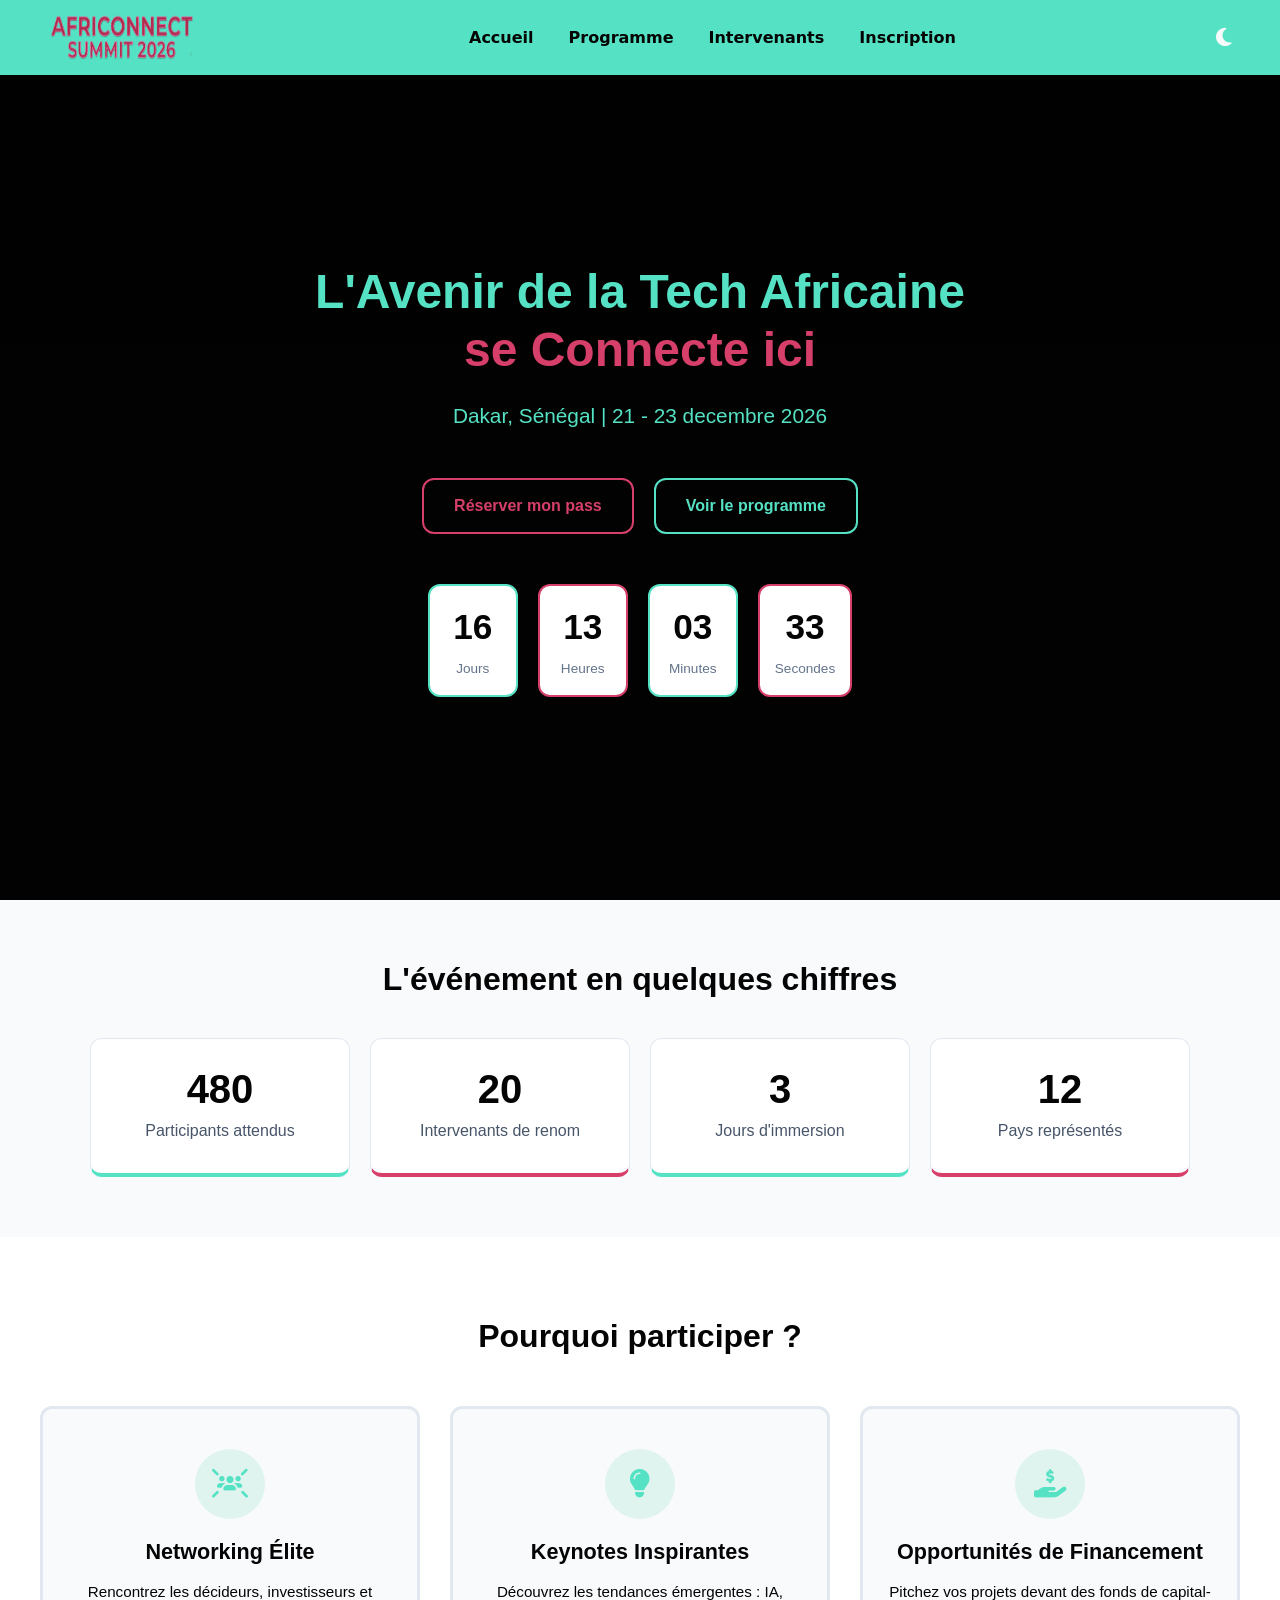
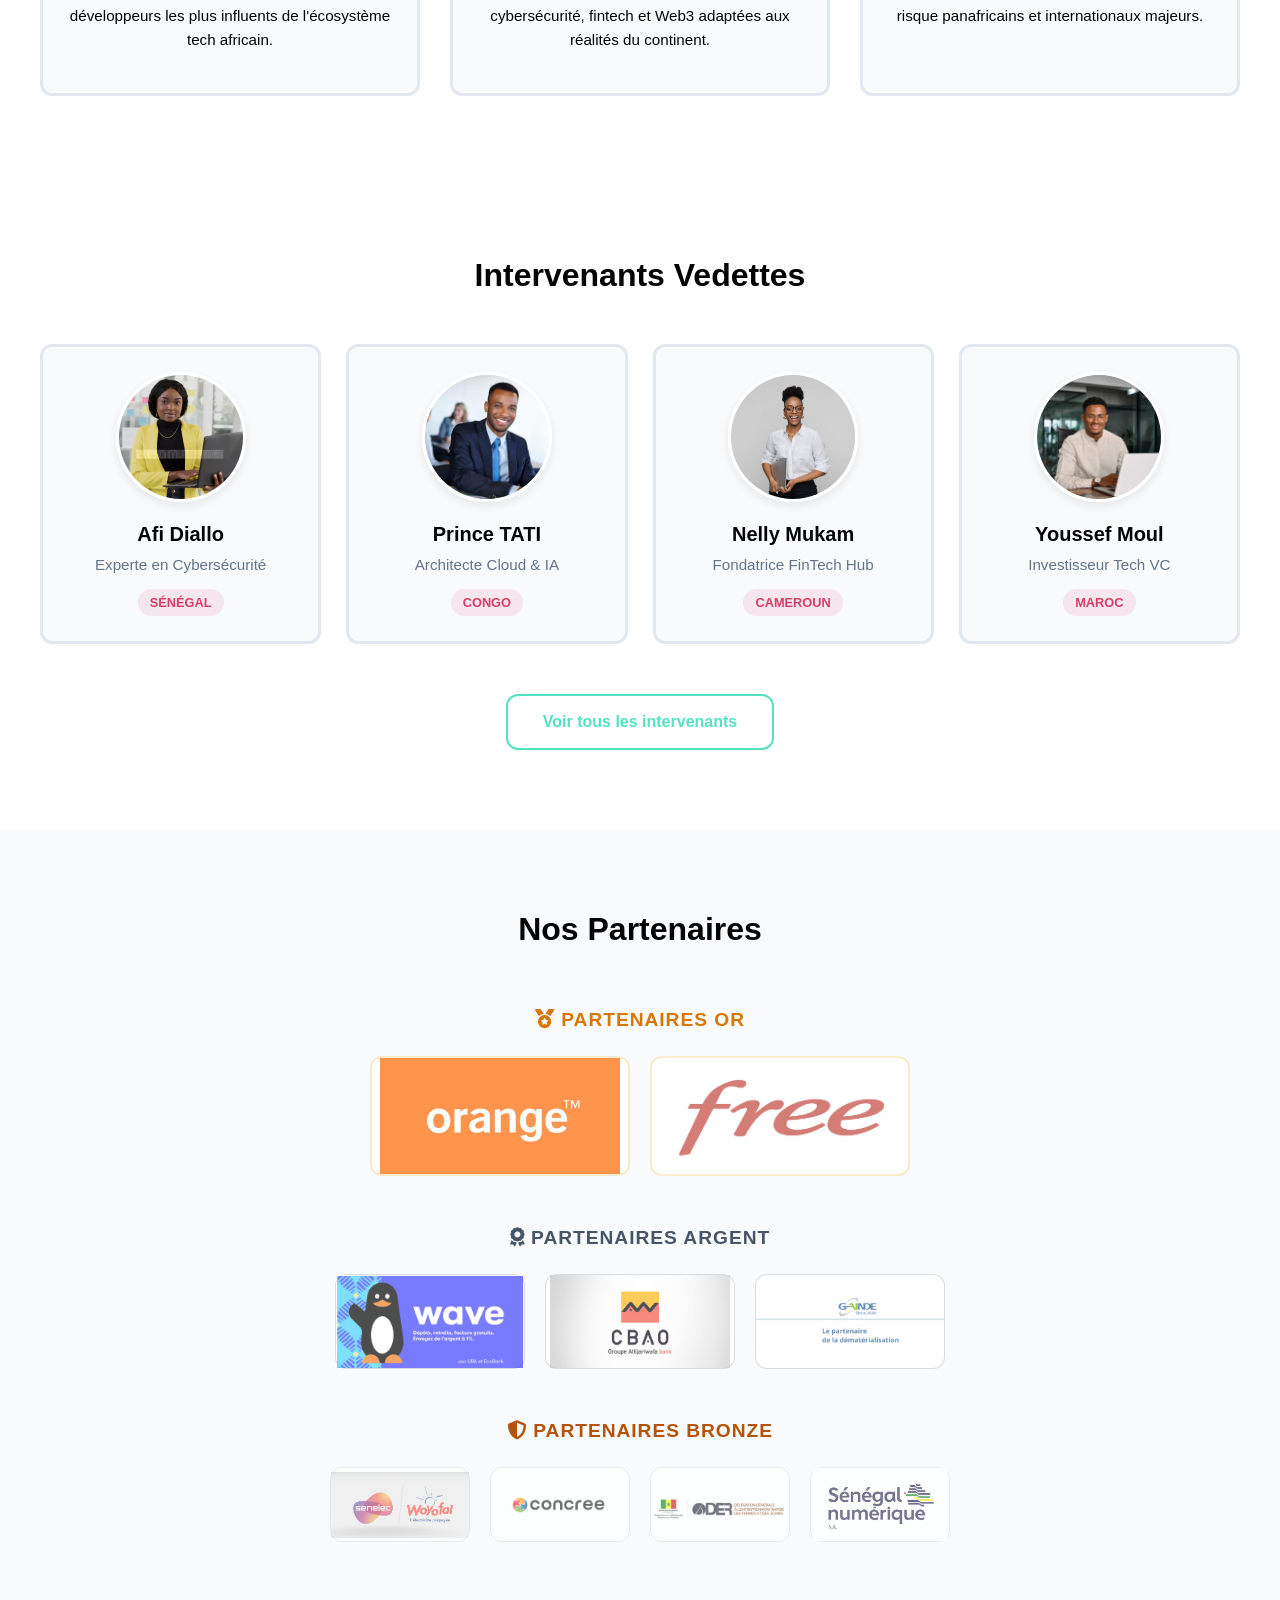
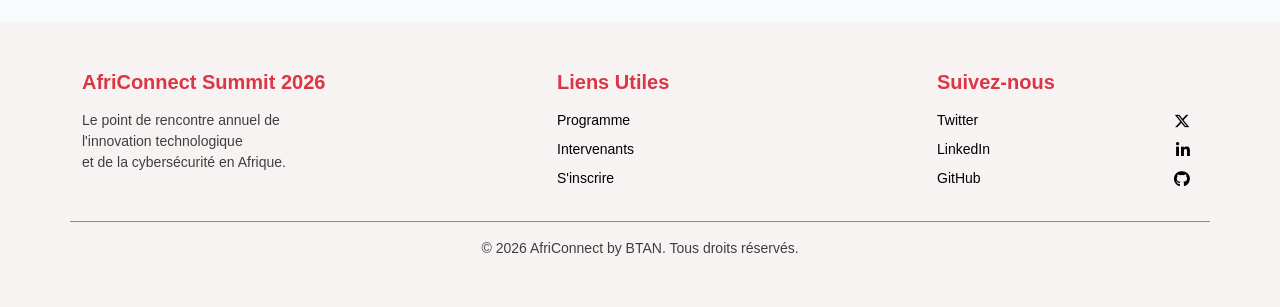
<file: index.html>
<!DOCTYPE html>
<html lang="fr">

<head>
    <meta charset="UTF-8">
    <meta name="viewport" content="width=device-width, initial-scale=1.0">
    <title>Document</title>
    <link href="https://cdn.jsdelivr.net/npm/bootstrap@5.3.8/dist/css/bootstrap.min.css" rel="stylesheet"
        integrity="sha384-sRIl4kxILFvY47J16cr9ZwB07vP4J8+LH7qKQnuqkuIAvNWLzeN8tE5YBujZqJLB" crossorigin="anonymous">
    <link rel="stylesheet" href="css/style.css">
    <link
        href="https://fonts.googleapis.com/css2?family=Bebas+Neue&family=Bitcount+Grid+Double:wght@100..900&family=Montserrat:ital,wght@0,100..900;1,100..900&display=swap"
        rel="stylesheet">
    <link rel="stylesheet" href="https://cdnjs.cloudflare.com/ajax/libs/font-awesome/6.6.0/css/all.min.css">
    <script>
        (function () {
            const savedTheme = localStorage.getItem('theme');
            const systemPrefersDark = window.matchMedia('(prefers-color-scheme: dark)').matches;
            if (savedTheme === 'dark' || (!savedTheme && systemPrefersDark)) {
                document.documentElement.classList.add('dark-theme');
            }
        })();
    </script>
</head>

<body>
    <!-- Navbar -->
    <header>
        <img src="images/logo.png" width="160" height="60" alt="logo">
        <button class="menu-burger" aria-label="Ouvrir le menu" aria-expanded="false">
            <span></span>
            <span></span>
            <span></span>
        </button>
        <nav>
            <div>
                <ul>
                    <li><a href="index.html">Accueil</a></li>
                    <li><a href="programme.html">Programme</a></li>
                    <li><a href="intervenants.html">Intervenants</a></li>
                    <li><a href="contact.html">Inscription</a></li>
                </ul>
            </div>
        </nav>
        <button id="theme-toggle" class="theme-toggle-btn" aria-label="Changer de thème">
            <i class="fa-solid fa-moon"></i>
        </button>
    </header>

    <!-- section heros -->
    <section class="hero-section">
        <video autoplay loop muted playsinline class="hero-video-bg">
            <source src="images/videos.mp4" type="video/mp4">
            Votre navigateur ne supporte pas les vidéos HTML5.
        </video>
        <div class="hero-overlay"></div>

        <div class="hero-container">
            <h1 class="titre">
                L'Avenir de la Tech Africaine <br>
                <span class="soustitre">se Connecte ici</span>
            </h1>

            <h2 class="date "> Dakar, Sénégal | 21 - 23 decembre 2026</h2>

            <div class="btns">
                <a href="contact.html" class="btn btn1">Réserver mon pass</a>
                <a href="programme.html" class="btn btn2">Voir le programme</a>
            </div>

            <div class="compteur">
                <div class="box">
                    <span class="number">00</span>
                    <label class="label">Jours</label>
                </div>

                <div class="box">
                    <span class="number">00</span>
                    <label class="label">Heures</label>
                </div>

                <div class="box">
                    <span class="number">00</span>
                    <label class="label">Minutes</label>
                </div>

                <div class="box">
                    <span class="number">00</span>
                    <label class="label">Secondes</label>
                </div>
            </div>
        </div>
    </section>

    <!-- section chiffre cles -->
    <section class="stats-section">
        <h2 class="stats-titre">L'événement en quelques chiffres</h2>
        <div class="stats-grid">
            <div class="stat-card">
                <span class="stat-number" data-target="1200">0</span>
                <p class="stat-label">Participants attendus</p>
            </div>

            <div class="stat-card">
                <span class="stat-number" data-target="48">0</span>
                <p class="stat-label">Intervenants de renom</p>
            </div>

            <div class="stat-card">
                <span class="stat-number" data-target="3">0</span>
                <p class="stat-label">Jours d'immersion</p>
            </div>

            <div class="stat-card">
                <span class="stat-number" data-target="12">0</span>
                <p class="stat-label">Pays représentés</p>
            </div>
        </div>
    </section>

    <!-- section "pourquoi participer" -->
    <section class="why-section">
        <h2 class="why-titre">Pourquoi participer ?</h2>
        <div class="why-flex-container">
            <article class="scroll-reveal">
                <div class="icon-wrapper">
                    <i class="fa-solid fa-users-rays"></i>
                </div>
                <h3>Networking Élite</h3>
                <p>Rencontrez les décideurs, investisseurs et développeurs les plus influents de l'écosystème tech
                    africain.</p>
            </article>

            <article class="scroll-reveal">
                <div class="icon-wrapper">
                    <i class="fa-solid fa-lightbulb"></i>
                </div>
                <h3>Keynotes Inspirantes</h3>
                <p>Découvrez les tendances émergentes : IA, cybersécurité, fintech et Web3 adaptées aux réalités du
                    continent.</p>
            </article>

            <article class="scroll-reveal">
                <div class="icon-wrapper">
                    <i class="fa-solid fa-hand-holding-dollar"></i>
                </div>
                <h3>Opportunités de Financement</h3>
                <p>Pitchez vos projets devant des fonds de capital-risque panafricains et internationaux majeurs.</p>
            </article>

        </div>
    </section>

    <!-- section intervenants vedettes -->
    <section class="speakers-section">
        <h2 class="speakers-titre">Intervenants Vedettes</h2>

        <div class="speakers-grid">
            <article class="speaker-card">
                <div class="speaker-img-container">
                    <img src="images/afi.png" alt="Photo de Afi Diallo">
                </div>
                <h3 class="speaker-name">Afi Diallo</h3>
                <p class="speaker-role">Experte en Cybersécurité</p>
                <span class="speaker-country">Sénégal</span>
            </article>

            <article class="speaker-card">
                <div class="speaker-img-container">
                    <img src="images/prince.png" alt="Photo de Prince TATI">
                </div>
                <h3 class="speaker-name">Prince TATI</h3>
                <p class="speaker-role">Architecte Cloud & IA</p>
                <span class="speaker-country">Congo</span>
            </article>

            <article class="speaker-card">
                <div class="speaker-img-container">
                    <img src="images/nelly.png" alt="Photo de Nelly Mukam">
                </div>
                <h3 class="speaker-name">Nelly Mukam</h3>
                <p class="speaker-role">Fondatrice FinTech Hub</p>
                <span class="speaker-country">Cameroun</span>
            </article>

            <article class="speaker-card">
                <div class="speaker-img-container">
                    <img src="images/youssef.png" alt="Photo de Youssef Moul">
                </div>
                <h3 class="speaker-name">Youssef Moul</h3>
                <p class="speaker-role">Investisseur Tech VC</p>
                <span class="speaker-country">Maroc</span>
            </article>
        </div>

        <div class="speakers-action">
            <a href="intervenants.html" class="btn-speakers">Voir tous les intervenants</a>
        </div>
    </section>

    <!-- section sponsors -->
    <section class="partners-section">
        <h2 class="partners-main-titre">Nos Partenaires</h2>

        <div class="partners-container">

            <div class="partner-tier tier-gold">
                <h3 class="tier-titre"><i class="fa-solid fa-medal"></i> Partenaires Or</h3>
                <div class="logo-wrapper">
                    <div class="partner-logo">
                        <img src="images/or1.png" alt="Logo Orange Sénégal">
                    </div>
                    <div class="partner-logo">
                        <img src="images/or2.png" alt="Logo Free Sénégal">
                    </div>
                </div>
            </div>

            <div class="partner-tier tier-silver">
                <h3 class="tier-titre"><i class="fa-solid fa-award"></i> Partenaires Argent</h3>
                <div class="logo-wrapper">
                    <div class="partner-logo">
                        <img src="images/arg1.png" alt="Logo Wave Sénégal">
                    </div>
                    <div class="partner-logo">
                        <img src="images/arg2.png" alt="Logo CBAO Groupe">
                    </div>
                    <div class="partner-logo">
                        <img src="images/arg3.png" alt="Logo Gainde 2000">
                    </div>
                </div>
            </div>

            <div class="partner-tier tier-bronze">
                <h3 class="tier-titre"><i class="fa-solid fa-shield-halved"></i> Partenaires Bronze</h3>
                <div class="logo-wrapper">
                    <div class="partner-logo">
                        <img src="images/brz1.png" alt="Logo Senelec">
                    </div>
                    <div class="partner-logo">
                        <img src="images/brz2.png" alt="Logo concree">
                    </div>
                    <div class="partner-logo">
                        <img src="images/brz3.png" alt="Logo der/jr">
                    </div>
                    <div class="partner-logo">
                        <img src="images/brz4.png" alt="Logo senegal numerique">
                    </div>
                </div>
            </div>

        </div>
    </section>
    <!-- footer -->
    <footer class="w-100 py-5 main-footer text-black">
        <div class="container border-bottom border-dark border-opacity-50 pb-4">
            <div class="row g-4 justify-content-between">

                <div class="col-md-4">
                    <h3 class="h5 fw-bold mb-3 text-danger">AfriConnect Summit 2026</h3>
                    <p class="small mb-0 opacity-75 fw-medium text-black">
                        Le point de rencontre annuel de <br>
                        l'innovation technologique <br>
                        et de la cybersécurité en Afrique.
                    </p>
                </div>

                <div class="col-md-3">
                    <h3 class="h5 fw-bold mb-3 text-danger">Liens Utiles</h3>
                    <ul class="list-unstyled mb-0 small fw-medium text-black">
                        <li class="mb-2"><a href="programme.html"
                                class="text-decoration-none text-black link-danger">Programme</a></li>
                        <li class="mb-2"><a href="intervenants.html"
                                class="text-decoration-none text-black link-danger">Intervenants</a></li>
                        <li class="mb-2"><a href="contact.html"
                                class="text-decoration-none text-black link-danger">S'inscrire</a></li>
                    </ul>
                </div>

                <div class="col-md-3">
                    <h3 class="h5 fw-bold mb-3 text-danger">Suivez-nous</h3>
                    <div class="d-flex flex-column gap-2 small fw-medium">
                        <a href="#" aria-label="Twitter X"
                            class="text-decoration-none text-black d-flex align-items-center justify-content-between pe-2 link-danger">
                            <span>Twitter</span> <i class="fa-brands fa-x-twitter fs-6"></i>
                        </a>
                        <a href="#" aria-label="LinkedIn"
                            class="text-decoration-none text-black d-flex align-items-center justify-content-between pe-2 link-danger">
                            <span>LinkedIn</span> <i class="fa-brands fa-linkedin-in fs-6"></i>
                        </a>
                        <a href="#" aria-label="GitHub"
                            class="text-decoration-none text-black d-flex align-items-center justify-content-between pe-2 link-danger">
                            <span>GitHub</span> <i class="fa-brands fa-github fs-6"></i>
                        </a>
                    </div>
                </div>

            </div>
        </div>

        <div class="container text-center pt-3 fw-medium text-black">
            <p class="small mb-0 opacity-75">&copy; <span id="currentYear">0000</span> AfriConnect by BTAN. Tous droits
                réservés.</p>
        </div>
    </footer>
    <script src="js/main.js"></script>

</body>

</html>
</file>
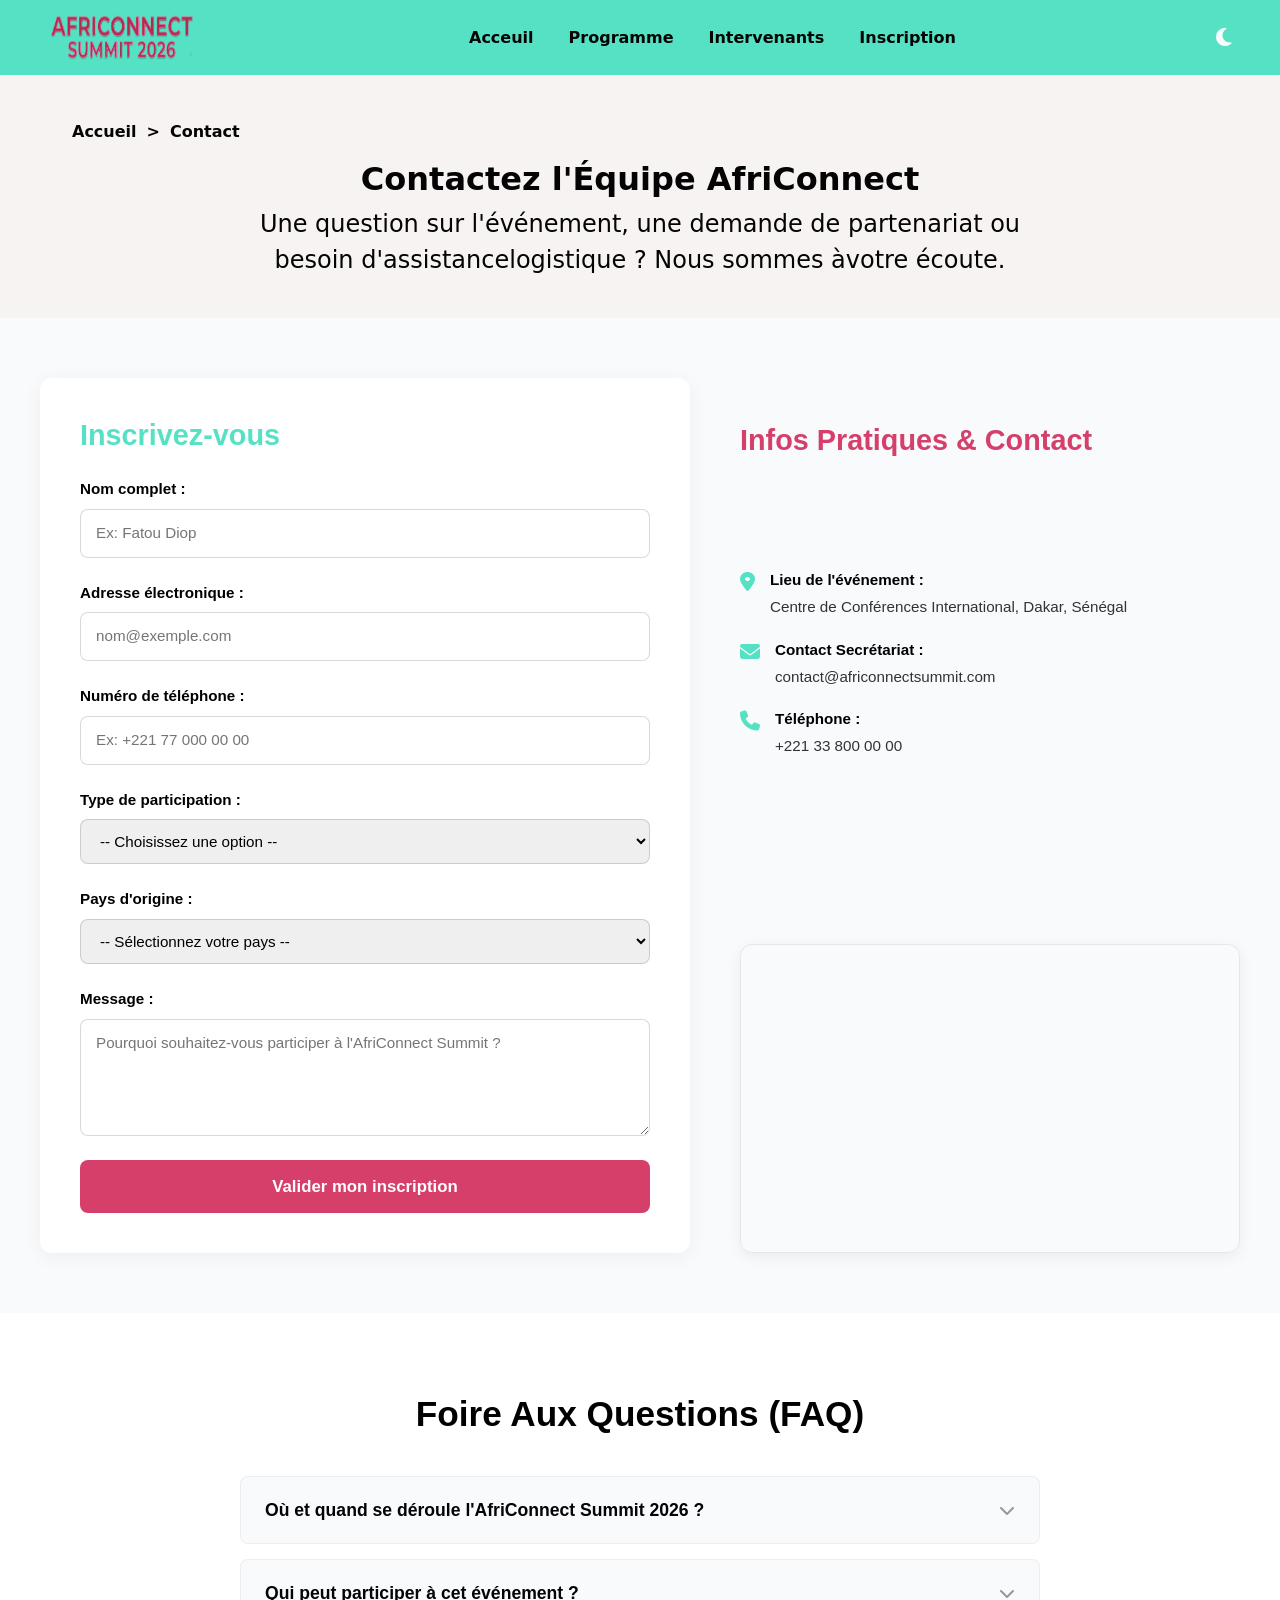
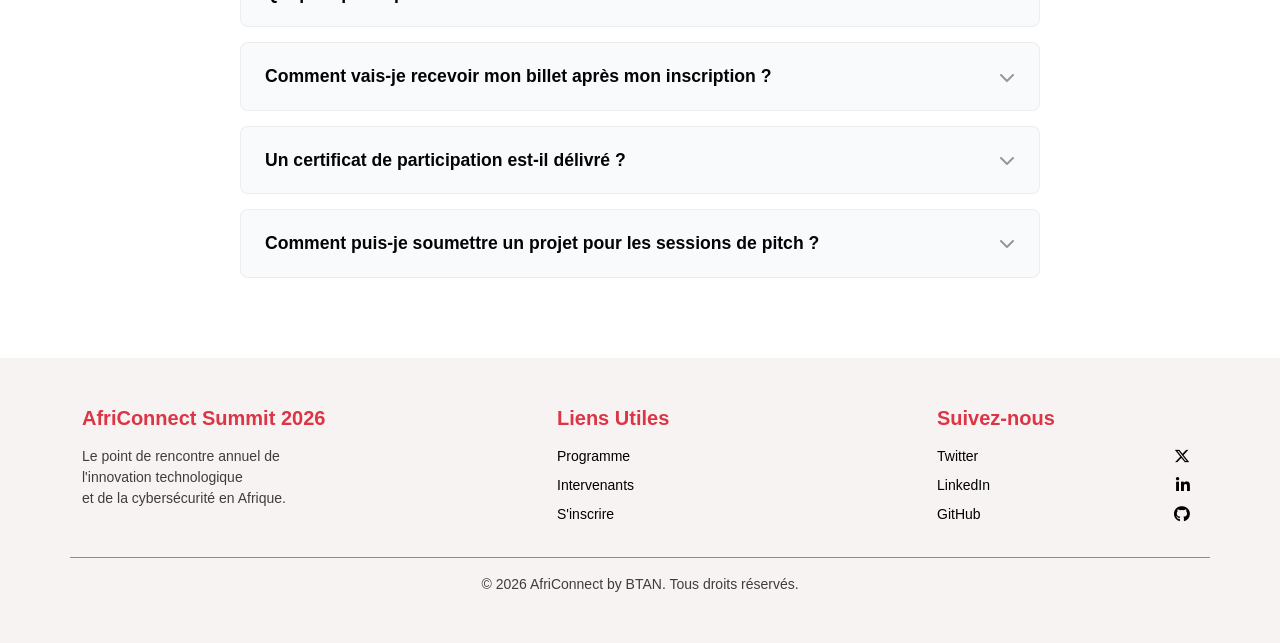
<file: contact.html>
<!DOCTYPE html>
<html lang="fr">

<head>
    <meta charset="UTF-8">
    <meta name="viewport" content="width=device-width, initial-scale=1.0">
    <title>contact</title>
    <link href="https://cdn.jsdelivr.net/npm/bootstrap@5.3.8/dist/css/bootstrap.min.css" rel="stylesheet"
        integrity="sha384-sRIl4kxILFvY47J16cr9ZwB07vP4J8+LH7qKQnuqkuIAvNWLzeN8tE5YBujZqJLB" crossorigin="anonymous">
    <link rel="stylesheet" href="css/style.css">
    <link
        href="https://fonts.googleapis.com/css2?family=Bebas+Neue&family=Bitcount+Grid+Double:wght@100..900&family=Montserrat:ital,wght@0,100..900;1,100..900&display=swap"
        rel="stylesheet">
    <link rel="stylesheet" href="https://cdnjs.cloudflare.com/ajax/libs/font-awesome/6.6.0/css/all.min.css">
    <script>
        (function () {
            const savedTheme = localStorage.getItem('theme');
            const systemPrefersDark = window.matchMedia('(prefers-color-scheme: dark)').matches;
            if (savedTheme === 'dark' || (!savedTheme && systemPrefersDark)) {
                document.documentElement.classList.add('dark-theme');
            }
        })();
    </script>
</head>

<body>
    <!-- Navbar -->
    <header>
        <img src="images/logo.png" width="160" height="60" alt="logo">
        <button class="menu-burger" aria-label="Ouvrir le menu" aria-expanded="false">
            <span></span>
            <span></span>
            <span></span>
        </button>
        <nav>
            <div>
                <ul>
                    <li><a href="index.html">Acceuil</a></li>
                    <li><a href="programme.html">Programme</a></li>
                    <li><a href="intervenants.html">Intervenants</a></li>
                    <li><a href="contact.html">Inscription</a></li>
                </ul>
            </div>
        </nav>
        <button id="theme-toggle" class="theme-toggle-btn" aria-label="Changer de thème">
            <i class="fa-solid fa-moon"></i>
        </button>
    </header>

    <!-- hero interne -->
    <section class="ariane-banner">
        <div class="ariane-container">
            <nav aria-label="Fil d'Ariane" class="ariane-nav">
                <ol class="ariane-links">
                    <li><a href="index.html">Accueil</a></li>
                    <li aria-current="page">Contact</li>
                </ol>
            </nav>

            <h1 class="ariane-title">Contactez l'Équipe AfriConnect</h1>
            <p class="ariane-desc">Une question sur l'événement, une demande de partenariat ou <br> besoin
                d'assistancelogistique ? Nous sommes àvotre écoute.</p>
        </div>

    </section>

    <!-- section formulaire -->
    <section class="registration-section">
        <div class="registration-container">

            <div class="form-column">
                <h2 class="section-title-form">Inscrivez-vous</h2>
                <form id="registrationForm" action="#" method="POST" class="custom-form">

                    <div class="form-group">
                        <label for="fullName">Nom complet :</label>
                        <input type="text" id="fullName" name="fullName" required placeholder="Ex: Fatou Diop">
                    </div>

                    <div class="form-group">
                        <label for="userEmail">Adresse électronique :</label>
                        <input type="email" id="userEmail" name="email" required placeholder="nom@exemple.com">
                    </div>

                    <div class="form-group">
                        <label for="userPhone">Numéro de téléphone :</label>
                        <input type="tel" id="userPhone" name="phone" required placeholder="Ex: +221 77 000 00 00">
                    </div>

                    <div class="form-group">
                        <label for="participationType">Type de participation :</label>
                        <select id="participationType" name="participationType" required>
                            <option value="">-- Choisissez une option --</option>
                            <option value="standard">Pass Standard - Accès Conférences</option>
                            <option value="premium">Pass Premium - Accès Conférences & Ateliers</option>
                            <option value="vip">Pass VIP - Espaces Privés & Soirée Gala</option>
                            <option value="student">Tarif Réduit - Étudiant</option>
                        </select>
                    </div>

                    <div class="form-group">
                        <label for="africanCountry">Pays d'origine :</label>
                        <select id="africanCountry" name="country" required>
                            <option value="">-- Sélectionnez votre pays --</option>
                            <option value="senegal">Sénégal</option>
                            <option value="congo">Congo</option>
                            <option value="cote-divoire">Côte d'Ivoire</option>
                            <option value="maroc">Maroc</option>
                            <option value="cameroun">Cameroun</option>
                            <option value="ghana">Ghana</option>
                            <option value="kenya">Kenya</option>
                            <option value="tunisie">Tunisie</option>
                            <option value="ethiopie">Éthiopie</option>
                            <option value="afrique-du-sud">Afrique du Sud</option>
                        </select>
                    </div>

                    <div class="form-group">
                        <label for="userMotivation">Message :</label>
                        <textarea id="userMotivation" name="motivation" rows="4" required
                            placeholder="Pourquoi souhaitez-vous participer à l'AfriConnect Summit ?"></textarea>
                    </div>

                    <button type="submit" class="btn-submit">Valider mon inscription</button>

                    <div class="success-message" id="successMessage">
                        Votre message a bien été envoyé. Merci !
                    </div>
                </form>
            </div>

            <div class="info-column">
                <h2 class="section-title-info">Infos Pratiques & Contact</h2>

                <div class="contact-details">
                    <div class="contact-item">
                        <i class="fa-solid fa-location-dot"></i>
                        <div>
                            <strong>Lieu de l'événement :</strong>
                            <p>Centre de Conférences International, Dakar, Sénégal</p>
                        </div>
                    </div>

                    <div class="contact-item">
                        <i class="fa-solid fa-envelope"></i>
                        <div>
                            <strong>Contact Secrétariat :</strong>
                            <p><a href="mailto:contact@africonnectsummit.com">contact@africonnectsummit.com</a></p>
                        </div>
                    </div>

                    <div class="contact-item">
                        <i class="fa-solid fa-phone"></i>
                        <div>
                            <strong>Téléphone :</strong>
                            <p>+221 33 800 00 00</p>
                        </div>
                    </div>
                </div>

                <div class="map-container">
                    <iframe
                        src="https://www.google.com/maps/embed?pb=!1m18!1m12!1m3!1d123450.45719379965!2d-17.491295246777353!3d14.716677026723225!2m3!1f0!2f0!3f0!3m2!1i1024!2i768!4f13.1!3m3!1m2!1s0xec172c91c3d1d1f%3A0xf639803df3985b19!2sDakar%2C%20S%C3%A9n%C3%A9gal!5e0!3m2!1sfr!2s!4v1710000000000!5m2!1sfr!2s"
                         height="300" style="border:0; width: 100%" allowfullscreen="" loading="lazy"
                        referrerpolicy="no-referrer-when-downgrade">
                    </iframe>
                </div>
            </div>

        </div>
    </section>

    <!-- section faq accordeon -->
    <section class="faq-section">
        <div class="faq-container">
            <h2 class="faq-main-title">Foire Aux Questions (FAQ)</h2>

            <div class="faq-accordion">

                <div class="faq-item">
                    <input type="checkbox" id="faq-q1" class="faq-toggle">
                    <label for="faq-q1" class="faq-title">
                        <span>Où et quand se déroule l'AfriConnect Summit 2026 ?</span>
                        <i class="fa-solid fa-chevron-down faq-icon"></i>
                    </label>
                    <div class="faq-content">
                        <p>L'événement se tiendra du 15 au 17 Novembre 2026 au Centre de Conférences Internationales de
                            Dakar (CICAD) à Diamniadio, Sénégal.</p>
                    </div>
                </div>

                <div class="faq-item">
                    <input type="checkbox" id="faq-q2" class="faq-toggle">
                    <label for="faq-q2" class="faq-title">
                        <span>Qui peut participer à cet événement ?</span>
                        <i class="fa-solid fa-chevron-down faq-icon"></i>
                    </label>
                    <div class="faq-content">
                        <p>Le sommet est ouvert aux professionnels de la tech, étudiants en cybersécurité ou
                            informatique, entrepreneurs, investisseurs (VC) et décideurs institutionnels du continent et
                            de l'international.</p>
                    </div>
                </div>

                <div class="faq-item">
                    <input type="checkbox" id="faq-q3" class="faq-toggle">
                    <label for="faq-q3" class="faq-title">
                        <span>Comment vais-je recevoir mon billet après mon inscription ?</span>
                        <i class="fa-solid fa-chevron-down faq-icon"></i>
                    </label>
                    <div class="faq-content">
                        <p>Une fois votre formulaire validé et traité par notre équipe sous 48h, vous recevrez un
                            e-billet sécurisé muni d'un QR Code unique directement sur l'adresse électronique
                            renseignée.</p>
                    </div>
                </div>

                <div class="faq-item">
                    <input type="checkbox" id="faq-q4" class="faq-toggle">
                    <label for="faq-q4" class="faq-title">
                        <span>Un certificat de participation est-il délivré ?</span>
                        <i class="fa-solid fa-chevron-down faq-icon"></i>
                    </label>
                    <div class="faq-content">
                        <p>Oui, un certificat officiel de présence et de compétences, cosigné par les partenaires
                            académiques et de l'événement, sera envoyé au format numérique à tous les participants ayant
                            assisté aux ateliers.</p>
                    </div>
                </div>

                <div class="faq-item">
                    <input type="checkbox" id="faq-q5" class="faq-toggle">
                    <label for="faq-q5" class="faq-title">
                        <span>Comment puis-je soumettre un projet pour les sessions de pitch ?</span>
                        <i class="fa-solid fa-chevron-down faq-icon"></i>
                    </label>
                    <div class="faq-content">
                        <p>Vous devez d'abord cocher l'option correspondante lors de votre inscription. Un lien de
                            soumission de votre Pitch Deck vous sera envoyé pour évaluation par le comité de sélection
                            des startups.</p>
                    </div>
                </div>

            </div>
        </div>
    </section>

    <!-- footer -->
    <footer class="w-100 py-5 main-footer text-black">
        <div class="container border-bottom border-dark border-opacity-50 pb-4">
            <div class="row g-4 justify-content-between">

                <div class="col-md-4">
                    <h3 class="h5 fw-bold mb-3 text-danger">AfriConnect Summit 2026</h3>
                    <p class="small mb-0 opacity-75 fw-medium text-black">
                        Le point de rencontre annuel de <br>
                        l'innovation technologique <br>
                        et de la cybersécurité en Afrique.
                    </p>
                </div>

                <div class="col-md-3">
                    <h3 class="h5 fw-bold mb-3 text-danger">Liens Utiles</h3>
                    <ul class="list-unstyled mb-0 small fw-medium text-black">
                        <li class="mb-2"><a href="programme.html"
                                class="text-decoration-none text-black link-danger">Programme</a></li>
                        <li class="mb-2"><a href="intervenants.html"
                                class="text-decoration-none text-black link-danger">Intervenants</a></li>
                        <li class="mb-2"><a href="contact.html"
                                class="text-decoration-none text-black link-danger">S'inscrire</a></li>
                    </ul>
                </div>

                <div class="col-md-3">
                    <h3 class="h5 fw-bold mb-3 text-danger">Suivez-nous</h3>
                    <div class="d-flex flex-column gap-2 small fw-medium">
                        <a href="#" aria-label="Twitter X"
                            class="text-decoration-none text-black d-flex align-items-center justify-content-between pe-2 link-danger">
                            <span>Twitter</span> <i class="fa-brands fa-x-twitter fs-6"></i>
                        </a>
                        <a href="#" aria-label="LinkedIn"
                            class="text-decoration-none text-black d-flex align-items-center justify-content-between pe-2 link-danger">
                            <span>LinkedIn</span> <i class="fa-brands fa-linkedin-in fs-6"></i>
                        </a>
                        <a href="#" aria-label="GitHub"
                            class="text-decoration-none text-black d-flex align-items-center justify-content-between pe-2 link-danger">
                            <span>GitHub</span> <i class="fa-brands fa-github fs-6"></i>
                        </a>
                    </div>
                </div>

            </div>
        </div>

        <div class="container text-center pt-3 fw-medium text-black">
            <p class="small mb-0 opacity-75">&copy; <span id="currentYear">0000</span> AfriConnect by BTAN. Tous droits
                réservés.</p>
        </div>
    </footer>
    <script src="js/main.js"></script>
</body>

</html>
</file>
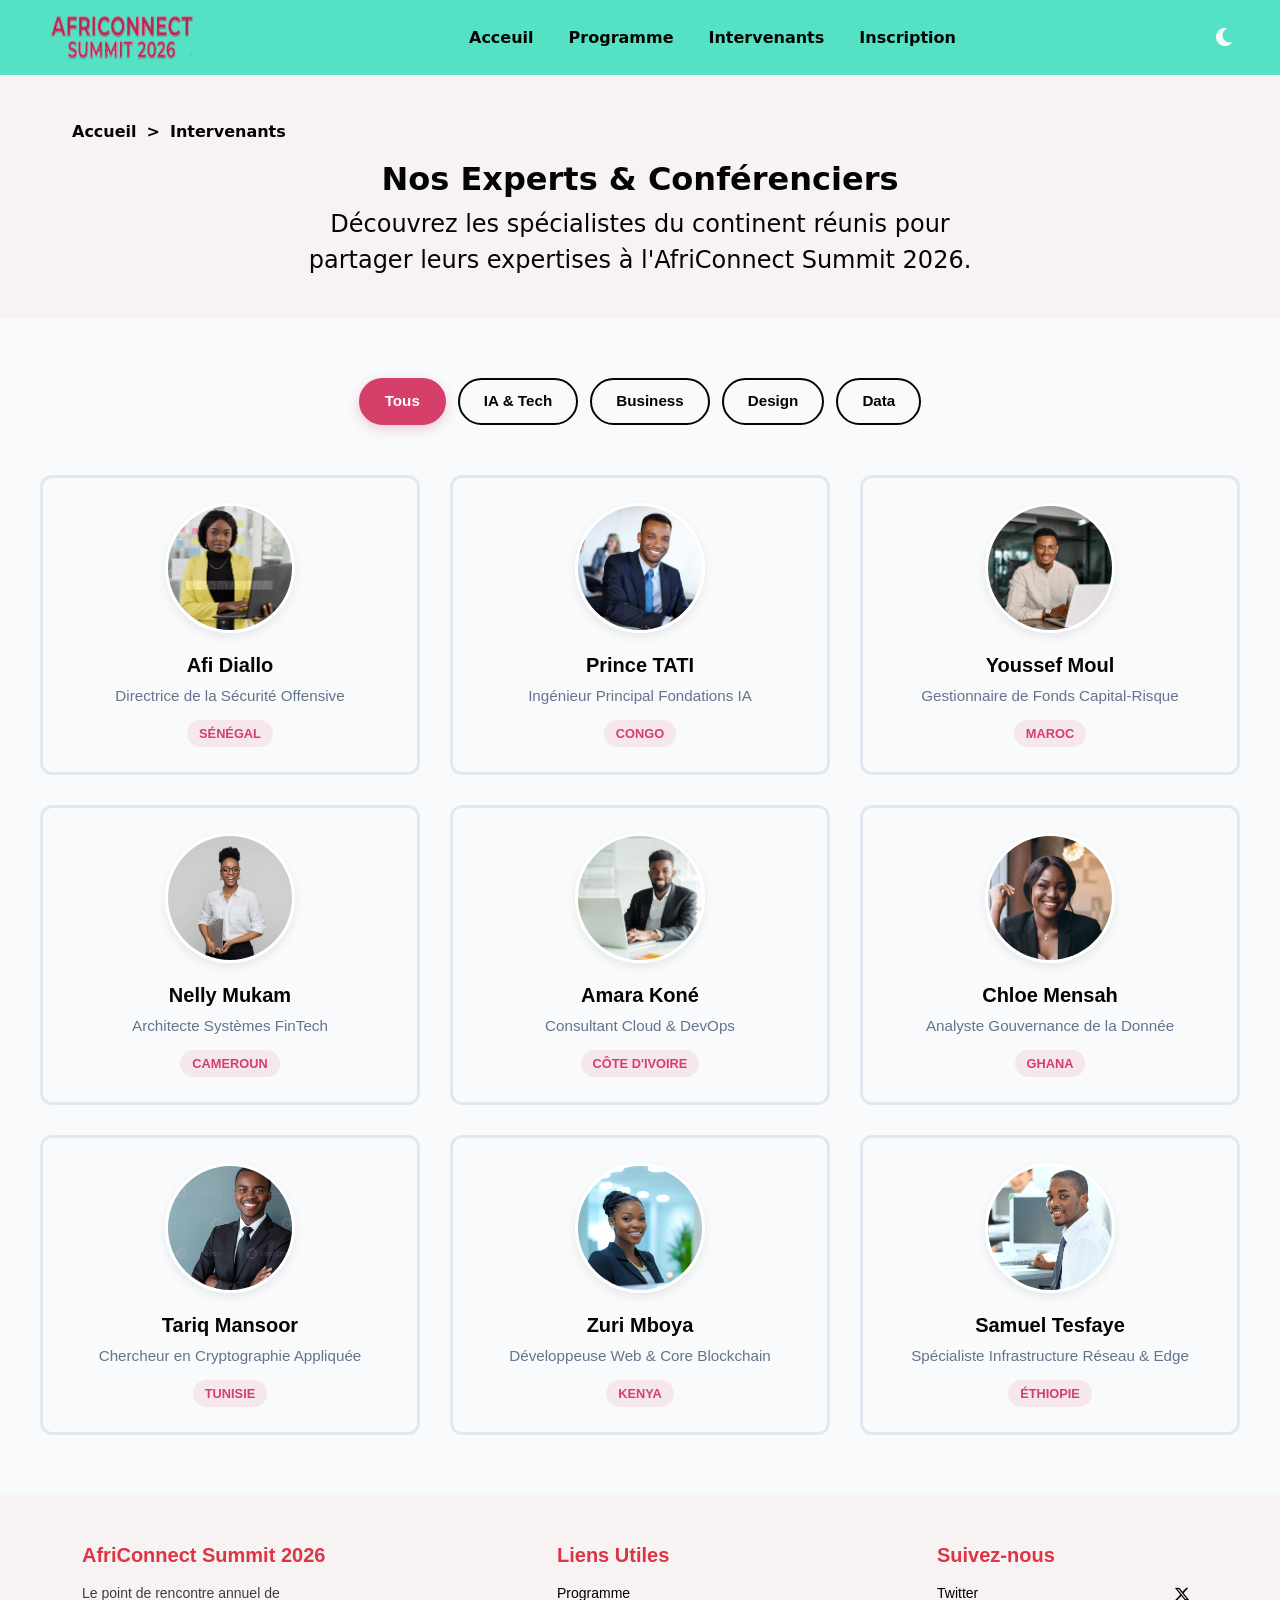
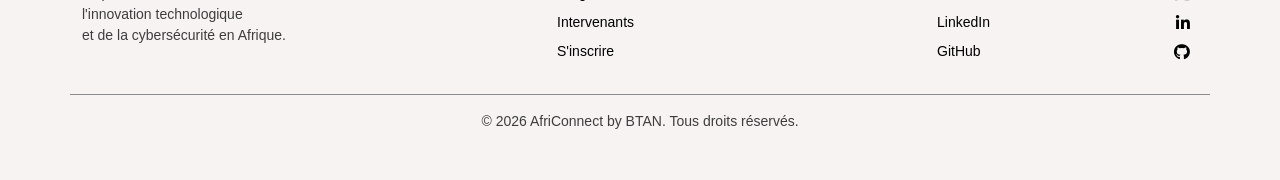
<file: intervenants.html>
<!DOCTYPE html>
<html lang="fr">

<head>
    <meta charset="UTF-8">
    <meta name="viewport" content="width=device-width, initial-scale=1.0">
    <title>Intervenants</title>
    <link href="https://cdn.jsdelivr.net/npm/bootstrap@5.3.8/dist/css/bootstrap.min.css" rel="stylesheet"
        integrity="sha384-sRIl4kxILFvY47J16cr9ZwB07vP4J8+LH7qKQnuqkuIAvNWLzeN8tE5YBujZqJLB" crossorigin="anonymous">
    <link rel="stylesheet" href="css/style.css">
    <link
        href="https://fonts.googleapis.com/css2?family=Bebas+Neue&family=Bitcount+Grid+Double:wght@100..900&family=Montserrat:ital,wght@0,100..900;1,100..900&display=swap"
        rel="stylesheet">
    <link rel="stylesheet" href="https://cdnjs.cloudflare.com/ajax/libs/font-awesome/6.6.0/css/all.min.css">
   <script>
        (function () {
            const savedTheme = localStorage.getItem('theme');
            const systemPrefersDark = window.matchMedia('(prefers-color-scheme: dark)').matches;
            if (savedTheme === 'dark' || (!savedTheme && systemPrefersDark)) {
                document.documentElement.classList.add('dark-theme');
            }
        })();
    </script>
</head>

<body>
    <!-- Navbar -->
    <header>
        <img src="images/logo.png" width="160" height="60" alt="logo">
        <button class="menu-burger" aria-label="Ouvrir le menu" aria-expanded="false">
            <span></span>
            <span></span>
            <span></span>
        </button>
        <nav>
            <div>
                <ul>
                    <li><a href="index.html">Acceuil</a></li>
                    <li><a href="programme.html">Programme</a></li>
                    <li><a href="intervenants.html">Intervenants</a></li>
                    <li><a href="contact.html">Inscription</a></li>
                </ul>
            </div>
        </nav>
        <button id="theme-toggle" class="theme-toggle-btn" aria-label="Changer de thème">
            <i class="fa-solid fa-moon"></i>
        </button>
    </header>

    <!-- hero interne -->

    <section class="ariane-banner">
        <div class="ariane-container">
            <nav aria-label="Fil d'Ariane" class="ariane-nav">
                <ol class="ariane-links">
                    <li><a href="index.html">Accueil</a></li>
                    <li aria-current="page">Intervenants</li>
                </ol>
            </nav>

            <h1 class="ariane-title">Nos Experts & Conférenciers</h1>
            <p class="ariane-desc">
                Découvrez les spécialistes du continent réunis pour <br> partager leurs expertises à l'AfriConnect
                Summit 2026.</p>
        </div>
    </section>

    <div class="speakers-filter-section">
        <div class="section-container">
            <div class="filter-group" role="group" aria-label="Filtrer les intervenants par thématique">
                <button type="button" class="btn-filter" aria-pressed="true">Tous</button>
                <button type="button" class="btn-filter" aria-pressed="false">IA & Tech</button>
                <button type="button" class="btn-filter" aria-pressed="false">Business</button>
                <button type="button" class="btn-filter" aria-pressed="false">Design</button>
                <button type="button" class="btn-filter" aria-pressed="false">Data</button>
            </div>

            <div class="speaker-grid">

                <article class="speaker-card" data-category="IA & Tech">
                    <div class="speaker-img-container">
                        <img src="images/afi.png" alt="Photo de Afi Diallo">
                    </div>
                    <h2 class="speaker-name h3">Afi Diallo</h2>
                    <p class="speaker-role">Directrice de la Sécurité Offensive</p>
                    <span class="speaker-country">Sénégal</span>
                </article>

                <article class="speaker-card" data-category="IA & Tech">
                    <div class="speaker-img-container">
                        <img src="images/prince.png" alt="Photo de Prince TATI">
                    </div>
                    <h3 class="speaker-name">Prince TATI</h3>
                    <p class="speaker-role">Ingénieur Principal Fondations IA</p>
                    <span class="speaker-country">Congo</span>
                </article>

                <article class="speaker-card" data-category="Business">
                    <div class="speaker-img-container">
                        <img src="images/youssef.png" alt="Photo de Youssef Moul">
                    </div>
                    <h3 class="speaker-name">Youssef Moul</h3>
                    <p class="speaker-role">Gestionnaire de Fonds Capital-Risque</p>
                    <span class="speaker-country">Maroc</span>
                </article>

                <article class="speaker-card" data-category="Design">
                    <div class="speaker-img-container">
                        <img src="images/nelly.png" alt="Photo de Nelly Mukam">
                    </div>
                    <h3 class="speaker-name">Nelly Mukam</h3>
                    <p class="speaker-role">Architecte Systèmes FinTech</p>
                    <span class="speaker-country">Cameroun</span>
                </article>

                <article class="speaker-card" data-category="IA & Tech">
                    <div class="speaker-img-container">
                        <img src="images/amara.png" alt="Photo de Amara Koné">
                    </div>
                    <h3 class="speaker-name">Amara Koné</h3>
                    <p class="speaker-role">Consultant Cloud & DevOps</p>
                    <span class="speaker-country">Côte d'Ivoire</span>
                </article>

                <article class="speaker-card" data-category="Data">
                    <div class="speaker-img-container">
                        <img src="images/chloé.png" alt="Photo de Chloe Mensah">
                    </div>
                    <h3 class="speaker-name">Chloe Mensah</h3>
                    <p class="speaker-role">Analyste Gouvernance de la Donnée</p>
                    <span class="speaker-country">Ghana</span>
                </article>

                <article class="speaker-card" data-category="IA & Tech">
                    <div class="speaker-img-container">
                        <img src="images/tariq.png" alt="Photo de Tariq Mansoor">
                    </div>
                    <h3 class="speaker-name">Tariq Mansoor</h3>
                    <p class="speaker-role">Chercheur en Cryptographie Appliquée</p>
                    <span class="speaker-country">Tunisie</span>
                </article>

                <article class="speaker-card" data-category="IA & Tech">
                    <div class="speaker-img-container">
                        <img src="images/zuri.png" alt="Photo de Zuri Mboya">
                    </div>
                    <h3 class="speaker-name">Zuri Mboya</h3>
                    <p class="speaker-role">Développeuse Web & Core Blockchain</p>
                    <span class="speaker-country">Kenya</span>
                </article>

                <article class="speaker-card" data-category="Data">
                    <div class="speaker-img-container">
                        <img src="images/samuel.png" alt="Photo de Samuel Tesfaye">
                    </div>
                    <h3 class="speaker-name">Samuel Tesfaye</h3>
                    <p class="speaker-role">Spécialiste Infrastructure Réseau & Edge</p>
                    <span class="speaker-country">Éthiopie</span>
                </article>

            </div>
        </div>
    </div>

    <!-- footer -->
    <footer class="w-100 py-5 main-footer text-black">
        <div class="container border-bottom border-dark border-opacity-50 pb-4">
            <div class="row g-4 justify-content-between">

                <div class="col-md-4">
                    <h3 class="h5 fw-bold mb-3 text-danger">AfriConnect Summit 2026</h3>
                    <p class="small mb-0 opacity-75 fw-medium text-black">
                        Le point de rencontre annuel de <br>
                        l'innovation technologique <br>
                        et de la cybersécurité en Afrique.
                    </p>
                </div>

                <div class="col-md-3">
                    <h3 class="h5 fw-bold mb-3 text-danger">Liens Utiles</h3>
                    <ul class="list-unstyled mb-0 small fw-medium text-black">
                        <li class="mb-2"><a href="programme.html"
                                class="text-decoration-none text-black link-danger">Programme</a></li>
                        <li class="mb-2"><a href="intervenants.html"
                                class="text-decoration-none text-black link-danger">Intervenants</a></li>
                        <li class="mb-2"><a href="contact.html"
                                class="text-decoration-none text-black link-danger">S'inscrire</a></li>
                    </ul>
                </div>

                <div class="col-md-3">
                    <h3 class="h5 fw-bold mb-3 text-danger">Suivez-nous</h3>
                    <div class="d-flex flex-column gap-2 small fw-medium">
                        <a href="#" aria-label="Twitter X"
                            class="text-decoration-none text-black d-flex align-items-center justify-content-between pe-2 link-danger">
                            <span>Twitter</span> <i class="fa-brands fa-x-twitter fs-6"></i>
                        </a>
                        <a href="#" aria-label="LinkedIn"
                            class="text-decoration-none text-black d-flex align-items-center justify-content-between pe-2 link-danger">
                            <span>LinkedIn</span> <i class="fa-brands fa-linkedin-in fs-6"></i>
                        </a>
                        <a href="#" aria-label="GitHub"
                            class="text-decoration-none text-black d-flex align-items-center justify-content-between pe-2 link-danger">
                            <span>GitHub</span> <i class="fa-brands fa-github fs-6"></i>
                        </a>
                    </div>
                </div>

            </div>
        </div>

        <div class="container text-center pt-3 fw-medium text-black">
            <p class="small mb-0 opacity-75">&copy; <span id="currentYear">0000</span> AfriConnect by BTAN. Tous droits
                réservés.</p>
        </div>
    </footer>
    <script src="js/main.js"></script>
</body>

</html>
</file>
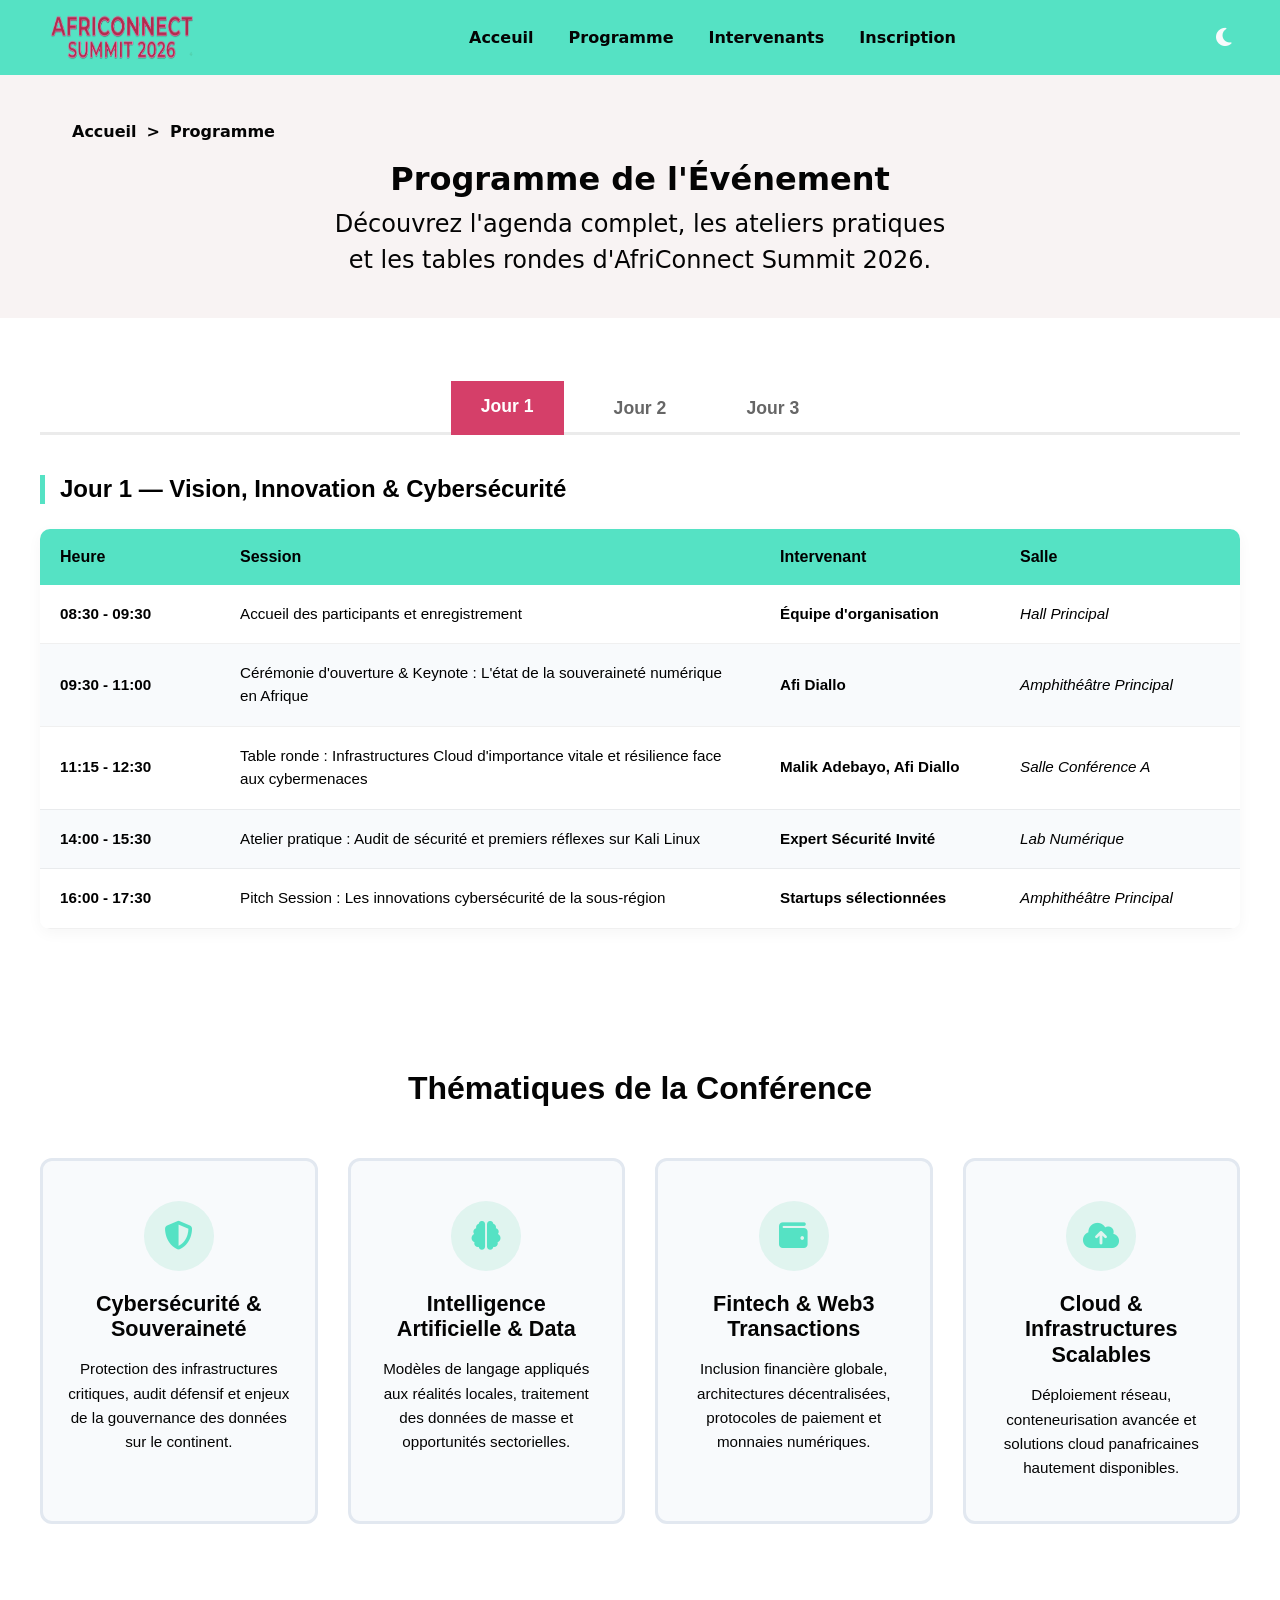
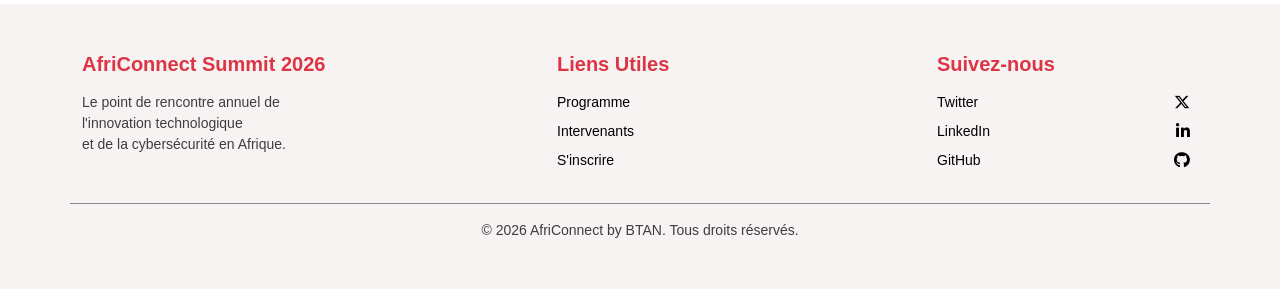
<file: programme.html>
<!DOCTYPE html>
<html lang="fr">

<head>
    <meta charset="UTF-8">
    <meta name="viewport" content="width=device-width, initial-scale=1.0">
    <title>programme</title>
    <link href="https://cdn.jsdelivr.net/npm/bootstrap@5.3.8/dist/css/bootstrap.min.css" rel="stylesheet"
        integrity="sha384-sRIl4kxILFvY47J16cr9ZwB07vP4J8+LH7qKQnuqkuIAvNWLzeN8tE5YBujZqJLB" crossorigin="anonymous">
    <link rel="stylesheet" href="css/style.css">
    <link
        href="https://fonts.googleapis.com/css2?family=Bebas+Neue&family=Bitcount+Grid+Double:wght@100..900&family=Montserrat:ital,wght@0,100..900;1,100..900&display=swap"
        rel="stylesheet">
    <link rel="stylesheet" href="https://cdnjs.cloudflare.com/ajax/libs/font-awesome/6.6.0/css/all.min.css">
    <script>
        (function () {
            const savedTheme = localStorage.getItem('theme');
            const systemPrefersDark = window.matchMedia('(prefers-color-scheme: dark)').matches;
            if (savedTheme === 'dark' || (!savedTheme && systemPrefersDark)) {
                document.documentElement.classList.add('dark-theme');
            }
        })();
    </script>
</head>

<body>
    <!-- Navbar -->
    <header>
        <img src="images/logo.png" width="160" height="60" alt="logo">
        <button class="menu-burger" aria-label="Ouvrir le menu" aria-expanded="false">
            <span></span>
            <span></span>
            <span></span>
        </button>
        <nav>
            <div>
                <ul>
                    <li><a href="index.html">Acceuil</a></li>
                    <li><a href="programme.html">Programme</a></li>
                    <li><a href="intervenants.html">Intervenants</a></li>
                    <li><a href="contact.html">Inscription</a></li>
                </ul>
            </div>
        </nav>
        <button id="theme-toggle" class="theme-toggle-btn" aria-label="Changer de thème">
            <i class="fa-solid fa-moon"></i>
        </button>
    </header>

    <!-- hero interne -->
    <section class="ariane-banner">
        <div class="ariane-container">
            <nav aria-label="Fil d'Ariane" class="ariane-nav">
                <ol class="ariane-links">
                    <li><a href="index.html">Accueil</a></li>
                    <li aria-current="page">Programme</li>
                </ol>
            </nav>

            <h1 class="ariane-title">Programme de l'Événement</h1>
            <p class="ariane-desc">Découvrez l'agenda complet, les ateliers pratiques <br> et les tables rondes
                d'AfriConnect Summit 2026.</p>
        </div>
    </section>

    <!-- onglets 3 jours -->
    <section class="schedule-section">
        <div class="schedule-container">
            <div class="schedule-tabs" role="tablist" aria-label="Planning par jour">
                <button class="tab-button" role="tab" aria-selected="true" aria-controls="panel-jour1"
                    id="tab-jour1">Jour 1</button>
                <button class="tab-button" role="tab" aria-selected="false" aria-controls="panel-jour2"
                    id="tab-jour2">Jour 2</button>
                <button class="tab-button" role="tab" aria-selected="false" aria-controls="panel-jour3"
                    id="tab-jour3">Jour 3</button>
            </div>

            <div class="schedule-panel" id="panel-jour1" role="tabpanel" aria-labelledby="tab-jour1">
                <h2 class="panel-title h3">Jour 1 — Vision, Innovation & Cybersécurité</h2>
                <div class="table-responsive">
                    <table class="schedule-table">
                        <thead>
                            <tr>
                                <th>Heure</th>
                                <th>Session</th>
                                <th>Intervenant</th>
                                <th>Salle</th>
                            </tr>
                        </thead>
                        <tbody>
                            <tr>
                                <td class="col-time">08:30 - 09:30</td>
                                <td class="col-session">Accueil des participants et enregistrement</td>
                                <td class="col-speaker">Équipe d'organisation</td>
                                <td class="col-room">Hall Principal</td>
                            </tr>
                            <tr>
                                <td class="col-time">09:30 - 11:00</td>
                                <td class="col-session">Cérémonie d'ouverture & Keynote : L'état de la souveraineté
                                    numérique en Afrique</td>
                                <td class="col-speaker">Afi Diallo</td>
                                <td class="col-room">Amphithéâtre Principal</td>
                            </tr>
                            <tr>
                                <td class="col-time">11:15 - 12:30</td>
                                <td class="col-session">Table ronde : Infrastructures Cloud d'importance vitale et
                                    résilience face aux cybermenaces
                                </td>
                                <td class="col-speaker">Malik Adebayo, Afi Diallo</td>
                                <td class="col-room">Salle Conférence A</td>
                            </tr>
                            <tr>
                                <td class="col-time">14:00 - 15:30</td>
                                <td class="col-session">Atelier pratique : Audit de sécurité et premiers réflexes sur
                                    Kali
                                    Linux</td>
                                <td class="col-speaker">Expert Sécurité Invité</td>
                                <td class="col-room">Lab Numérique</td>
                            </tr>
                            <tr>
                                <td class="col-time">16:00 - 17:30</td>
                                <td class="col-session">Pitch Session : Les innovations cybersécurité de la sous-région
                                </td>
                                <td class="col-speaker">Startups sélectionnées</td>
                                <td class="col-room">Amphithéâtre Principal</td>
                            </tr>
                        </tbody>
                    </table>
                </div>
            </div>

            <div class="schedule-panel" id="panel-jour2" role="tabpanel" aria-labelledby="tab-jour2">
                <h3 class="panel-title">Jour 2 — Intelligence Artificielle & Data Architecture</h3>
                <div class="table-responsive">
                    <table class="schedule-table">
                        <thead>
                            <tr>
                                <th>Heure</th>
                                <th>Session</th>
                                <th>Intervenant</th>
                                <th>Salle</th>
                            </tr>
                        </thead>
                        <tbody>
                            <tr>
                                <td class="col-time">09:00 - 10:30</td>
                                <td class="col-session">Keynote : Révolutionner les LLM avec l'intégration des langues
                                    africaines</td>
                                <td class="col-speaker">Prince TATI</td>
                                <td class="col-room">Amphithéâtre Principal</td>
                            </tr>
                            <tr>
                                <td class="col-time">10:45 - 12:15</td>
                                <td class="col-session">Panel : Gouvernance des données et conformité réglementaire de
                                    la
                                    CEDEAO</td>
                                <td class="col-speaker">Comité d'experts</td>
                                <td class="col-room">Salle Conférence B</td>
                            </tr>
                            <tr>
                                <td class="col-time">13:30 - 15:00</td>
                                <td class="col-session">Masterclass : Déploiement de modèles de Deep Learning en
                                    environnements contraints</td>
                                <td class="col-speaker">Prince TATI</td>
                                <td class="col-room">Lab Numérique</td>
                            </tr>
                            <tr>
                                <td class="col-time">15:15 - 16:30</td>
                                <td class="col-session">Conférence : L'impact de l'IA dans la détection proactive des
                                    fraudes financières</td>
                                <td class="col-speaker">Nelly Mukam</td>
                                <td class="col-room">Salle Conférence A</td>
                            </tr>
                            <tr>
                                <td class="col-time">16:45 - 18:00</td>
                                <td class="col-session">Session d'échange : Éthique, IA et biais algorithmiques</td>
                                <td class="col-speaker">Collectif Tech</td>
                                <td class="col-room">Amphithéâtre Principal</td>
                            </tr>
                        </tbody>
                    </table>
                </div>
            </div>

            <div class="schedule-panel" id="panel-jour3" role="tabpanel" aria-labelledby="tab-jour3">
                <h3 class="panel-title">Jour 3 — Fintech, Web3 & Clôture</h3>
                <div class="table-responsive">
                    <table class="schedule-table">
                        <thead>
                            <tr>
                                <th>Heure</th>
                                <th>Session</th>
                                <th>Intervenant</th>
                                <th>Salle</th>
                            </tr>
                        </thead>
                        <tbody>
                            <tr>
                                <td class="col-time">09:00 - 10:30</td>
                                <td class="col-session">Conférence d'ouverture : Inclusion financière globale grâce à
                                    l'écosystème FinTech</td>
                                <td class="col-speaker">Nelly Mukam</td>
                                <td class="col-room">Amphithéâtre Principal</td>
                            </tr>
                            <tr>
                                <td class="col-time">10:45 - 12:30</td>
                                <td class="col-session">Workshop : Création d'architectures transactionnelles sécurisées
                                    et
                                    scalables</td>
                                <td class="col-speaker">Youssef Moul, Nelly Mukam</td>
                                <td class="col-room">Lab Numérique</td>
                            </tr>
                            <tr>
                                <td class="col-time">14:00 - 15:30</td>
                                <td class="col-session">Table ronde : Investir dans la tech africaine, les critères des
                                    VC
                                    en 2026</td>
                                <td class="col-speaker">Youssef Benjelloun</td>
                                <td class="col-room">Salle Conférence A</td>
                            </tr>
                            <tr>
                                <td class="col-time">15:45 - 17:00</td>
                                <td class="col-session">Présentation des livrables du Hackathon et remise des prix</td>
                                <td class="col-speaker">Membres du Jury</td>
                                <td class="col-room">Amphithéâtre Principal</td>
                            </tr>
                            <tr>
                                <td class="col-time">17:00 - 18:00</td>
                                <td class="col-session">Discours de clôture officiels et cocktail de networking</td>
                                <td class="col-speaker">Comité de direction AfriConnect</td>
                                <td class="col-room">Hall Principal</td>
                            </tr>
                        </tbody>
                    </table>
                </div>
            </div>
        </div>
    </section>

    <!-- section thematiques -->
    <section class="why-section">
        <h2 class="why-titre">Thématiques de la Conférence</h2>

        <div class="why-flex-container">
            <article class="scroll-reveal">
                <div class="icon-wrapper">
                    <i class="fa-solid fa-shield-halved"></i>
                </div>
                <h3>Cybersécurité & Souveraineté</h3>
                <p>Protection des infrastructures critiques, audit défensif et enjeux de la gouvernance des données sur
                    le continent.</p>
            </article>

            <article class="scroll-reveal">
                <div class="icon-wrapper">
                    <i class="fa-solid fa-brain"></i>
                </div>
                <h3>Intelligence Artificielle & Data</h3>
                <p>Modèles de langage appliqués aux réalités locales, traitement des données de masse et opportunités
                    sectorielles.</p>
            </article>

            <article class="scroll-reveal">
                <div class="icon-wrapper">
                    <i class="fa-solid fa-wallet"></i>
                </div>
                <h3>Fintech & Web3 Transactions</h3>
                <p>Inclusion financière globale, architectures décentralisées, protocoles de paiement et monnaies
                    numériques.</p>
            </article>

            <article class="scroll-reveal">
                <div class="icon-wrapper">
                    <i class="fa-solid fa-cloud-arrow-up"></i>
                </div>
                <h3>Cloud & Infrastructures Scalables</h3>
                <p>Déploiement réseau, conteneurisation avancée et solutions cloud panafricaines hautement disponibles.
                </p>
            </article>
        </div>
    </section>

    <!-- footer -->
    <footer class="w-100 py-5 main-footer text-black">
        <div class="container border-bottom border-dark border-opacity-50 pb-4">
            <div class="row g-4 justify-content-between">

                <div class="col-md-4">
                    <h3 class="h5 fw-bold mb-3 text-danger">AfriConnect Summit 2026</h3>
                    <p class="small mb-0 opacity-75 fw-medium text-black">
                        Le point de rencontre annuel de <br>
                        l'innovation technologique <br>
                        et de la cybersécurité en Afrique.
                    </p>
                </div>

                <div class="col-md-3">
                    <h3 class="h5 fw-bold mb-3 text-danger">Liens Utiles</h3>
                    <ul class="list-unstyled mb-0 small fw-medium text-black">
                        <li class="mb-2"><a href="programme.html"
                                class="text-decoration-none text-black link-danger">Programme</a></li>
                        <li class="mb-2"><a href="intervenants.html"
                                class="text-decoration-none text-black link-danger">Intervenants</a></li>
                        <li class="mb-2"><a href="contact.html"
                                class="text-decoration-none text-black link-danger">S'inscrire</a></li>
                    </ul>
                </div>

                <div class="col-md-3">
                    <h3 class="h5 fw-bold mb-3 text-danger">Suivez-nous</h3>
                    <div class="d-flex flex-column gap-2 small fw-medium">
                        <a href="#" aria-label="Twitter X"
                            class="text-decoration-none text-black d-flex align-items-center justify-content-between pe-2 link-danger">
                            <span>Twitter</span> <i class="fa-brands fa-x-twitter fs-6"></i>
                        </a>
                        <a href="#" aria-label="LinkedIn"
                            class="text-decoration-none text-black d-flex align-items-center justify-content-between pe-2 link-danger">
                            <span>LinkedIn</span> <i class="fa-brands fa-linkedin-in fs-6"></i>
                        </a>
                        <a href="#" aria-label="GitHub"
                            class="text-decoration-none text-black d-flex align-items-center justify-content-between pe-2 link-danger">
                            <span>GitHub</span> <i class="fa-brands fa-github fs-6"></i>
                        </a>
                    </div>
                </div>

            </div>
        </div>

        <div class="container text-center pt-3 fw-medium text-black">
            <p class="small mb-0 opacity-75">&copy; <span id="currentYear">0000</span> AfriConnect by BTAN. Tous droits
                réservés.</p>
        </div>
    </footer>
    <script src="js/main.js"></script>
</body>

</html>
</file>
<file: css/style.css>
*{
    margin: 0;
}
/* Importation de la police d'écriture depuis les serveurs Google Fonts */
@import url('https://fonts.googleapis.com/css2?family=Poppins:wght@400;700&display=swap');
/* Déclaration des six variables css dans root */
:root{
     --border-radius: 12px;
     --text-align: center;
     --secondary-color:rgb(4, 4, 4);
     --font-size: 16px;
     --bg-light: #f8fafc;  
     --font-family: 'Segoe UI', Tahoma, Geneva, Verdana, sans-serif;
     --bs-success: #55e2c4; 
    --bs-danger: #d53f69;
}

header {
    position: fixed;
    top: 0;
    left: 0;
    width: 100%;
    height: 75px;
    background-color: var(--bs-success); 
    display: flex;
    justify-content: space-between; 
    align-items: center;
    padding: 0 40px;
    opacity: 1;
    z-index: 9999
}

/* Suppression des marges de la div intermédiaire  */
header nav div {
    display: flex;
    align-items: center;
}

/* Liste de navigation */
header nav ul {
    display: flex;
    list-style: none;
    margin: 0;
    gap: 35px; /* Espace entre les liens */
}

/* Liens */
header nav a {
    color: var(--secondary-color); 
    text-decoration: none;
    font-weight: 700;
    font-size: var(--font-size);
}

/* Effet au survol des liens */
header nav a:hover {
    color: var(--bs-danger);
}

/* Section heros */
/* Animation d'apparition globale */
@keyframes fadeInUp {
    from {
        opacity: 0;
        transform: translateY(30px);
    }
    to {
        opacity: 1;
        transform: translateY(0);
    }
}

.hero-section {
    min-height: 100vh;
    display: flex;
    justify-content: center;
    align-items: center;
    text-align: var(--text-align, center);
    padding: 100px 20px 40px 20px; 
    font-family: var(--font-family, sans-serif);
}

.hero-container {
    max-width: 900px;
    width: 100%;
    /* Application de l'animation au conteneur principal */
    animation: fadeInUp 1s ease-out forwards;    
}

/* Styles des titres */
.titre {
    font-size: 3rem;
    color: var(--bs-success);
    margin-bottom: 15px;
    line-height: 1.2;
    font-weight: bold;
}

.soustitre {
    color: var(--bs-danger); 
    font-weight: bold;
}

.date {
    font-size: 1.3rem;
    color: var(--bs-success);
    font-weight: 500;
    margin-bottom: 40px;
    padding: 10px;
}

/* Bloc Boutons CTA */
.btns {
    display: flex;
    justify-content: center;
    gap: 20px;
    margin-bottom: 50px;
}

.btn {
    display: inline-block;
    padding: 14px 30px;
    font-size: 1rem;
    font-weight: 600;
    text-decoration: none;
    border-radius: var(--border-radius);
    transition: all 0.2s ease;
}

/* Bouton Réserver mon pass*/
.btn1 {
    background-color: transparent;
    color: var(--bs-danger);
    border: 2px solid var(--bs-danger);
}

.btn1:hover {
   background-color: var(--bs-danger);
    color: #ffffff;
    transform: translateY(-2px);
}

/* Bouton Voir le programme  */
.btn2 {
    background-color: transparent;
    color: var(--bs-success);
    border: 2px solid var(--bs-success);
}

.btn2:hover {
    background-color: var(--bs-success);
    color: #ffffff;
    transform: translateY(-2px);
}

/* Section Compte à Rebours  */
.compteur {
    display: flex;
    justify-content: center;
    gap: 20px;
    flex-wrap: wrap;
}

.box {
    background-color: #ffffff;
    border: 1px solid #e2e8f0;
    border-radius: var(--border-radius,);
    min-width: 90px;
    padding: 15px;
    display: flex;
    flex-direction: column;
    align-items: center;
    border-bottom: 3px solid var(--bs-success); 
}

/* Bordure pour jours(1) et minutes (3) */
.box:nth-child(1),
.box:nth-child(3) {
    border: 2px solid var(--bs-success);
}

/* Bordure pour heures (2) et Secondes (4) */
.box:nth-child(2),
.box:nth-child(4) {
    border: 2px solid var(--bs-danger);
}

.number {
    font-size: 2.2rem;
    font-weight: bold;
    color: var(--secondary-color);
}

.label {
    font-size: 0.85rem;
    color: #64748b;
    margin-top: 5px;
}
/* background en video */
/* Vidéo en plein écran  */
.hero-video-bg {
    position: absolute;
    top: 0;
    left: 0;
    width: 100%;
    height: 100%;
    object-fit: cover; /* Recadre proprement sans déformer */
}

/* Masque sombre pour un excellent contraste */
.hero-overlay {
    position: absolute;
    top: 0;
    left: 0;
    width: 100%;
    height: 100%;
    background: linear-gradient(to bottom, rgba(0, 0, 0, 0.7),  rgba(0, 0, 0, 0.5) ); /* Un peu plus sombre en haut pour la lisibilité de la navbar */
}

/* Section Statistiques - CSS GRID RESPONSIVE */

.stats-section {
    padding: 60px 20px;
    background-color: var(--bg-light,);
    text-align: var(--text-align);
    font-family: var(--font-family);
}

.stats-titre {
    font-size: 2rem;
    color: var(--secondary-color);
    margin-bottom: 40px;
    font-weight: 700;
}

/*  Configuration de la Grille Principale */
.stats-grid {
    display: grid;
    grid-template-columns: repeat(4, 1fr); 
    gap: 20px;
    max-width: 1100px;
    margin: 0 auto;
}

/*  Style individuel de chaque carte statistique */
.stat-card {
    background: #ffffff;
    padding: 30px 20px;
    border-radius: var(--border-radius);
    border: 1px solid #e2e8f0;
}

.stat-card:hover {
    transform: translateY(-5px);
}

/* Rappels de couleurs  */
.stat-card:nth-child(1),
.stat-card:nth-child(3) {
    border-bottom: 4px solid var(--bs-success); 
}
.stat-card:nth-child(2),
.stat-card:nth-child(4) {
    border-bottom: 4px solid var(--bs-danger);
}

/* Style des grands chiffres */
.stat-number {
    display: block;
    font-size: 2.5rem;
    font-weight: 700;
    color: var(--secondary-color);
    line-height: 1;
    margin-bottom: 10px;
}

/* Style des textes sous les chiffres */
.stat-label {
    font-size: 1rem;
    color: #475569;
    margin: 0;
    font-weight: 500;
}


/* Section Argument - FLEXBOX */

.why-section {
    padding: 80px 20px;
    background-color: #ffffff;
    text-align: var(--text-align);
    font-family: var(--font-family);
}

.why-titre {
    font-size: 2rem;
    color: var(--secondary-color, #040404);
    margin-bottom: 50px;
    font-weight: 700;
}

/* Conteneur Flexbox */
.why-flex-container {
    display: flex;
    justify-content: center;
    align-items: stretch; /* Aligne toutes les cartes à la même hauteur */
    gap: 30px;
    max-width: 1200px;
    margin: 0 auto;
}

/* Style de chaque article (Carte) */
.scroll-reveal {
    flex: 1; /* Distribue l'espace équitablement (3 colonnes) */
    background: var(--bg-light,);
    padding: 40px 25px;
    border-radius: var(--border-radius, 12px);
    border: 3px solid #e2e8f0;
    transition: transform 0.3s ease, box-shadow 0.3s ease;
    display: flex;
    flex-direction: column;
    align-items: center;
}

.scroll-reveal:hover {
    transform: translateY(-5px);
    border-color: var(--bs-danger);
}

/*  Le cercle qui entoure l'icône */
.icon-wrapper {
    width: 70px;
    height: 70px;
    background-color: rgba(16, 185, 129, 0.1); 
    border-radius: 50%;
    display: flex;
    justify-content: center;
    align-items: center;
    margin-bottom: 20px;
}

/* Style de l'icône Font Awesome */
.icon-wrapper i {
    font-size: 1.8rem;
    color: var(--bs-success); 
}

.scroll-reveal h3 {
    font-size: 1.35rem;
    color: var(--secondary-color);
    margin-bottom: 15px;
    font-weight: 600;
}

.scroll-reveal p {
    font-size: 0.95rem;
    color: var(--secondary-color);
    line-height: 1.6;
    margin: 0;
}

/* Section Intervenants - CSS GRID et HOVER */

.speakers-section {
    padding: 80px 20px;
    background-color: #ffffff;
    text-align: var(--text-align);
    font-family: var(--font-family);
}

.speakers-titre {
    font-size: 2rem;
    color: var(--secondary-color);
    margin-bottom: 50px;
    font-weight: 700;
}

/*  Structure de la Grille (4 colonnes) */
.speakers-grid {
    display: grid;
    grid-template-columns: repeat(4, 1fr);
    gap: 25px;
    max-width: 1200px;
    margin: 0 auto 50px auto;
}

/*  Style des Cartes Intervenants */
.speaker-card {
    background: var(--bg-light, #e7f0f8);
    border: 3px solid #e2e8f0;
    border-radius: var(--border-radius);
    padding: 25px 20px;
    display: flex;
    flex-direction: column;
    align-items: center;
    overflow: hidden; /* Important pour garder l'effet zoom dans les limites de la carte */
}

/*  Gestion et Conteneur de l'Image */
.speaker-img-container {
    width: 130px;
    height: 130px;
    border-radius: 50%;
    overflow: hidden;
    margin-bottom: 20px;
    border: 3px solid #ffffff;
    box-shadow: 0 4px 10px rgba(0, 0, 0, 0.08);
}

.speaker-img-container img {
    width: 100%;
    height: 100%;
    object-fit: cover;
    transition: transform 0.4s ease; /* Fluidité du zoom */
}

/*  Noms et Titres */
.speaker-name {
    font-size: 1.25rem;
    color: var(--secondary-color);
    margin: 0 0 8px 0;
    font-weight: 600;
}

.speaker-role {
    font-size: 0.95rem;
    color: #64748b;
    margin: 0 0 12px 0;
    font-weight: 500;
}

/*  Badge du Pays */
.speaker-country {
    font-size: 0.8rem;
    font-weight: 600;
    text-transform: uppercase;
    padding: 4px 12px;
    border-radius: 20px;
    background-color: rgba(213, 63, 105, 0.1); 
    color: var(--bs-danger);
}

.speaker-card:hover {
    transform: translateY(-8px);
    border-color: var(--bs-success); 
}

/* Zoom avant sur la photo au survol de la carte */
.speaker-card:hover .speaker-img-container img {
    transform: scale(1.15);
}

/* Changer la couleur du badge pays au survol */
.speaker-card:hover .speaker-country {
    background-color: var(--bs-danger);
    color: #ffffff;
    /* transition: all 0.3s ease; */
}

/* Bouton de direction (CTA)*/
.speakers-action {
    margin-top: 20px;
}

.btn-speakers {
    display: inline-block;
    padding: 14px 35px;
    font-size: 1rem;
    font-weight: 600;
    text-decoration: none;
    color: var(--bs-success);
    border: 2px solid var(--bs-success);
    border-radius: var(--border-radius);
    transition: all 0.25s ease;
}

.btn-speakers:hover {
    background-color: var(--bs-success);
    color: #ffffff;
    transform: translateY(-2px);
}


/*  Section Partenaires - FLEXBOX & NIVEAUX VISUELS */

.partners-section {
    padding: 80px 20px;
    background-color: var(--bg-light);
    text-align: var(--text-align, center);
    font-family: var(--font-family, sans-serif);
}

.partners-main-titre {
    font-size: 2rem;
    color: var(--secondary-color);
    margin-bottom: 60px;
    font-weight: 700;
}

/* Alignement vertical des différents blocs de catégories */
.partners-container {
    display: flex;
    flex-direction: column;
    gap: 50px; /* Espace confortable entre Or, Argent et Bronze */
    max-width: 1100px;
    margin: 0 auto;
}

/* Structure  d'une catégorie */
.partner-tier {
    display: flex;
    flex-direction: column;
    align-items: center;
}

.tier-titre {
    font-size: 1.2rem;
    font-weight: 600;
    margin-bottom: 25px;
    text-transform: uppercase;
    letter-spacing: 0.05em;
}

/*  Le conteneur Flexbox qui gère l'alignement des logos */
.logo-wrapper {
    display: flex;
    justify-content: center;
    align-items: center;
    gap: 20px;
    flex-wrap: wrap; /* Permet un retour à la ligne propre sur mobile */
    width: 100%;
}

/* Style commun à tous les blocs de logos */
.partner-logo {
    background-color: #ffffff;
    border: 1px solid #e2e8f0;
    border-radius: var(--border-radius, 12px);
    display: flex;
    justify-content: center;
    align-items: center;
    font-weight: 600;
    color: #64748b;
    transition: all 0.3s ease;
}

.partner-logo:hover {
    transform: translateY(-3px);
}
/* Comportement des images à l'intérieur */
.partner-logo img {
    max-width: 100%;
    max-height: 100%;
    object-fit: contain; /* Empêche l'image de se déformer */
    opacity: 0.7;
    transition: filter 0.3s ease, opacity 0.3s ease;
}

/* differenciation des tailles et bordures */
/*  LOGOS OR : Très grands et valorisés */
.tier-gold .tier-titre {
    color: #d97706; /* Couleur dorée */
}
.tier-gold .partner-logo {
    width: 260px;
    height: 120px;
    font-size: 1.1rem;
    border: 2px solid rgba(217, 151, 6, 0.2);
}
.tier-gold .partner-logo:hover {
    border-color: #d97706;
}

/*  LOGOS ARGENT : Taille standard équilibrée */
.tier-silver .tier-titre {
    color: #475569; /* Couleur argent  */
}
.tier-silver .partner-logo {
    width: 190px;
    height: 95px;
    font-size: 0.95rem;
    border: 1.5px solid rgba(71, 85, 105, 0.2);
}
.tier-silver .partner-logo:hover {
    border-color: #475569;
}

/* LOGOS BRONZE : Plus petits et discrets */
.tier-bronze .tier-titre {
    color: #b45309; /* Couleur bronze */
}
.tier-bronze .partner-logo {
    width: 140px;
    height: 75px;
    font-size: 0.85rem;
    opacity: 0.85; /* Légèrement en retrait visuel */
}
.tier-bronze .partner-logo:hover {
    opacity: 1;
    border-color: #b45309;
}


/* Footer  */
.main-footer {
    background-color: #f8f3f3;
    font-family: var(--font-family, sans-serif);
}

/* Intervenants.html*/

/* Conteneur principal de la bannière */
.ariane-banner {
    background-color: #f8f3f3 ; 
    width: 100% ;
    padding: 40px 20px ;
    box-sizing: border-box ;
    display: block ;
}

/* Alignement du contenu au centre  */
.ariane-container {
    max-width: 1200px ;
    margin: 0 auto ;
}

/* Style de la navigation du fil d'Ariane */
.ariane-nav {
    margin-bottom: 15px;
    display: block ;
}

/* Force l'alignement horizontal ET supprime les puces/chiffres du <ol> */
.ariane-links {
    display: flex ;
    padding-top: 80px
}

/* Style de chaque élément (li) du fil d'Ariane */
.ariane-links li {
    display: flex;
    align-items: center ;
    color: var(--secondary-color) ; 
    font-size: 10 px;
    font-weight: 700 ;
}

/* Style spécifique pour le lien cliquable (Accueil) */
.ariane-links a {
    color: var(--secondary-color);
    text-decoration: none ;
    transition: color 0.2s ease ;
}

/* Effet au survol du lien Accueil */
.ariane-links a:hover {
    color: var(--bs-danger) ; 
}

/*  Injection automatique du séparateur ">" uniquement ENTRE les éléments */
.ariane-links li + li::before {
    content: ">" ;
    padding: 0 10px ;
    color: var(--secondary-color);
    font-weight: 600 ;
}

/* Style du Grand Titre  */
.ariane-title {
    color: var(--secondary-color) ;
    font-size: 2rem ;
    font-weight: 700 ;
    text-align: center;
}

/* Style de la description */
.ariane-desc {
    color: var(--secondary-color);
    font-size: 1.5rem ;
    line-height: 1.5 ;
    font-weight: 500 ;
    margin: 0 ;
    text-align: center;
}
/* Section filtrage & grille d'intervenants*/

.speakers-filter-section {
    width: 100%;
    padding: 60px 20px;
    background-color: var(--bg-light);
    font-family: var(--font-family);
}

.section-container {
    max-width: 1200px;
    margin: 0 auto;
}

.speakers-filter-section .section-title {
    color: var(--secondary-color);
    font-size: 2.2rem;
    font-weight: 700;
    text-align: center;
    margin-bottom: 35px;
}

/* --- Style des Boutons de Filtre --- */
.filter-group {
    display: flex;
    justify-content: center;
    flex-wrap: wrap;
    gap: 12px;
    margin-bottom: 50px;
}

.btn-filter {
    background-color: transparent;
    color: var(--secondary-color);
    border: 2px solid var(--secondary-color);
    padding: 10px 24px;
    font-size: 0.95rem;
    font-weight: 600;
    border-radius: 50px;
    cursor: pointer;
    transition: all 0.25s ease;
}

.btn-filter:hover {
    color: var(--bs-danger);
    border-color: var(--bs-danger);
}

/*  Mise en evidence du bouton actif*/
.btn-filter[aria-pressed="true"] {
    background-color: var(--bs-danger);
    border-color: var(--bs-danger);
    color: #ffffff;
    box-shadow: 0 4px 12px rgba(213, 63, 105, 0.25);
}

/*  Alignement en Grille des Cartes (3 colonnes adaptatives)  */
.speaker-grid {
    display: grid;
    grid-template-columns: repeat(auto-fill, minmax(300px, 1fr));
    gap: 30px;
}

/* Planning du jour  */
.schedule-section {
    width: 100%;
    padding: 60px 20px;
    box-sizing: border-box;
    background-color: #ffffff;
    font-family: var(--font-family);
}

.schedule-container {
    max-width: 1200px;
    margin: 0 auto;
}

/* Barre d'onglets (Navigation par jour) */
.schedule-tabs {
    display: flex;
    justify-content: center;
    border-bottom: 3px solid rgba(0, 0, 0, 0.08);
    margin-bottom: 40px;
    gap: 20px;
}

/* Boutons de base */
.tab-button {
    background-color: transparent;
    color: rgba(0, 0, 0, 0.6);
    border: none;
    padding: 12px 30px;
    font-size: 1.1rem;
    font-weight: 700;
    cursor: pointer;
    position: relative;
    bottom: -3px; /* Aligne avec la bordure inférieure */
    transition: all 0.25s ease;
}

/* Effet au survol d'un onglet */
.tab-button:hover {
    color: var(--bs-danger);
}

/* Mise en evidence de l'onglet sélectionné */
.tab-button[aria-selected="true"] {
    color: var(--bs-danger);
    border-bottom: 3px solid var(--bs-danger); 
}

/* Gestion d'affichage dynamique via ARIA */
.schedule-panel {
    display: none; /* Cache tous les panels par défaut */
}

/* Affiche le panel lié à l'onglet sélectionné */
.schedule-panel[aria-hidden="false"], 
.schedule-panel:first-of-type {
    display: block; /* Affiche le premier ou celui activé par le JS */
}

/* Pour que js gère l'affichage en modifiant simplement aria-selected / aria-hidden */
.schedule-panel[style*="display: none"] {
    display: none;
}

/* Titre interne de chaque jour */
.panel-title {
    color: #000000;
    font-size: 1.5rem;
    font-weight: 700;
    margin-bottom: 25px;
    border-left: 5px solid var(--bs-success); 
    padding-left: 15px;
}
#panel-jour1 {
    display: block;
}

.schedule-panel.active {
    display: block ;
}

/* Tableaux responsive */
.table-responsive {
    width: 100%;
    overflow-x: auto; /* Permet le swipe horizontal sur smartphone */
    border-radius: 10px;
    box-shadow: 0 4px 15px rgba(0, 0, 0, 0.04);
}

.schedule-table {
    width: 100%;
    border-collapse: collapse;
    text-align: left;
    background-color: #ffffff;
    font-size: 0.95rem;
}

/* En-tête du tableau  */
.schedule-table th {
    background-color: var(--bs-success);
    color: #000000;
    font-weight: 700;
    padding: 16px 20px;
    border: none;
    font-size: 1rem;
}

/* Cellules globales */
.schedule-table td {
    padding: 18px 20px;
    border-bottom: 1px solid rgba(0, 0, 0, 0.06);
    vertical-align: middle;
    color: #000000;
}

/* Alternance de couleurs des lignes */
.schedule-table tbody tr:nth-of-type(even) {
    background-color: #f8fafc; 
}

/* Survol de ligne  */
.schedule-table tbody tr:hover {
    background-color: rgba(213, 63, 105, 0.03); 
}

/*  Largeurs et styles spécifiques des colonnes */
.col-time {
    font-weight: 700;
    color: var(--bs-danger);
    white-space: nowrap;
    width: 15%;
}

.col-session {
    font-weight: 500;
    line-height: 1.5;
    width: 45%;
}

.col-speaker {
    font-weight: 600;
    width: 20%;
}

.col-room {
    font-style: italic;
    color: rgba(0, 0, 0, 0.8);
    width: 20%;
}

/* Section inscription et contact (2 colonnes et maps)*/
.registration-section {
    width: 100%;
    padding: 60px 20px;
    background-color: #f8fafc; 
    box-sizing: border-box;
    font-family: var(--font-family);
}

.registration-container {
    max-width: 1200px;
    margin: 0 auto;
    display: flex;
    gap: 50px; /* Espace entre la colonne formulaire et la colonne cartes */
    flex-wrap: wrap; /* S'empile sur mobile */
}

/*  Colonnes  */
.form-column {
    flex: 1 1 550px; 
    background: #ffffff;
    padding: 40px;
    border-radius: 12px;
    box-shadow: 0 4px 20px rgba(0, 0, 0, 0.05);
}

.info-column {
    flex: 1 1 400px; 
    display: flex;
    flex-direction: column;
    justify-content: space-between;
}

/*  Titres  */
.section-title-form {
    font-size: 1.8rem;
    color: var(--bs-success);
    margin-bottom: 25px;
    font-weight: 700;
}

.section-title-info {
    font-size: 1.8rem;
    color: var(--bs-danger);
    margin-bottom: 25px;
    font-weight: 700;
    margin-top: 45px;
}

/*  Style des champs du Formulaire  */
.form-group {
    margin-bottom: 20px;
    display: flex;
    flex-direction: column;
    gap: 8px;
}

.form-group label {
    font-weight: 600;
    font-size: 0.95rem;
    color: #000000;
}

.form-group input,
.form-group select,
.form-group textarea {
    width: 100%;
    padding: 12px 15px;
    border: 1px solid rgba(0, 0, 0, 0.15);
    border-radius: 8px;
    font-size: 0.95rem;
    font-family: inherit;
    transition: border-color 0.25s ease, box-shadow 0.25s ease;
}

/* Focus actif  */
.form-group input:focus,
.form-group select:focus,
.form-group textarea:focus {
    outline: none;
    border-color: var(--bs-success);
    box-shadow: 0 0 0 3px rgba(16, 185, 129, 0.15);
}

/* Bouton de validation  */
.btn-submit {
    width: 100%;
    padding: 14px;
    background-color: var(--bs-danger);
    color: #ffffff;
    border: none;
    border-radius: 8px;
    font-size: 1.05rem;
    font-weight: 700;
    cursor: pointer;
    transition: background-color 0.25s ease;
}

.btn-submit:hover {
    background-color: #be2e54;
}

/* Message de validation  caché par défaut */
.success-message {
    display: none; 
    margin-top: 20px;
    padding: 15px;
    background-color: rgba(16, 185, 129, 0.15);
    border-left: 5px solid var(--bs-success);
    color: #0d7752;
    font-weight: 600;
    border-radius: 4px;
}

/* Informations de contact  */
.contact-details {
    display: flex;
    flex-direction: column;
    gap: 20px;
    margin-bottom: 100px;
}

.contact-item {
    display: flex;
    align-items: flex-start;
    gap: 15px;
}

.contact-item i {
    font-size: 1.25rem;
    color: var(--bs-success);
    padding-top: 3px;
}

.contact-item strong {
    display: block;
    font-size: 0.95rem;
    color: #000000;
    margin-bottom: 4px;
}

.contact-item p, 
.contact-item a {
    margin: 0;
    font-size: 0.95rem;
    color: rgba(0, 0, 0, 0.8);
    text-decoration: none;
}

.contact-item a:hover {
    color: var(--bs-danger);
}

/* Conteneur Carte Google Maps  */
.map-container {
    width: 100%;
    border-radius: 12px;
    overflow: hidden;
    box-shadow: 0 4px 15px rgba(0, 0, 0, 0.06);
    border: 1px solid rgba(0, 0, 0, 0.08);
}

/*  La fac en accordeon  */
.faq-section {
    width: 100%;
    padding: 80px 20px;
    background-color: #ffffff;
    box-sizing: border-box;
    font-family: var(--font-family, sans-serif);
}

.faq-container {
    max-width: 800px; 
    margin: 0 auto;
}

.faq-main-title {
    font-size: 2.2rem;
    color: #000000;
    text-align: center;
    margin-bottom: 40px;
    font-weight: 700;
}

.faq-accordion {
    display: flex;
    flex-direction: column;
    gap: 15px; 
}

.faq-item {
    background-color: #f8fafc; 
    border: 1px solid rgba(0, 0, 0, 0.05);
    border-radius: 8px;
    overflow: hidden;
    transition: box-shadow 0.3s ease, border-color 0.3s ease;
}

.faq-item:hover {
    box-shadow: 0 4px 12px rgba(0, 0, 0, 0.04);
    border-color: rgba(16, 185, 129, 0.2); 
}

/* Cache complètement les cases à cocher */
.faq-toggle {
    display: none ;
}

/*  Style de l'en-tête de la Question  */
.faq-title {
    display: flex;
    justify-content: space-between;
    align-items: center;
    padding: 20px 24px;
    font-size: 1.1rem;
    font-weight: 600;
    color: #040404 ;
    cursor: pointer;
    user-select: none;
    transition: color 0.25s ease;
}

.faq-title:hover {
    color: var(--bs-danger); 
}

/* Style de la flèche (chevron) */
.faq-icon {
    font-size: 1rem;
    color: rgba(0, 0, 0, 0.4);
    transition: transform 0.3s ease, color 0.3s ease;
}

/* --- Logique d'animation et d'affichage  --- */
/* Le conteneur du texte est replié par défaut */
.faq-content {
    max-height: 0; 
    overflow: hidden; 
    padding: 0 24px; 
    transition: max-height 0.35s cubic-bezier(0.4, 0, 0.2, 1), padding 0.35s ease;
}

.faq-content p {
    margin: 0;
    padding-bottom: 20px; 
    color: rgba(0, 0, 0, 0.75);
    line-height: 1.6;
    font-size: 0.95rem;
}

/* ---  Comportement quand l'input est coché (:checked) --- */
/* Déploie la zone de texte */
.faq-toggle:checked ~ .faq-content {
    max-height: 300px; 
    padding: 0 24px 10px 24px;
}

/* Colore le titre de la question active  */
.faq-toggle:checked ~ .faq-title {
    color: var(--bs-success);
}

/* Fait pivoter la flèche de 180° */
.faq-toggle:checked ~ .faq-title .faq-icon {
    transform: rotate(180deg);
    color: var(--bs-danger);
}

/*  Style de base du bouton amburger (JavaScript)*/
.menu-burger {
    display: none; /* Masqué sur Desktop par défaut */
    flex-direction: column;
    justify-content: space-between;
    width: 30px;
    height: 21px;
    background: none;
    border: none;
    padding: 0;
    cursor: pointer;
}

.menu-burger span {
    display: block;
    width: 100%;
    height: 3px;
    background-color: var(--secondary-color);
    border-radius: 3px;
    transition: all 0.3s ease;
}
/* MEDIA QUERY : Mobile (Sous 768px - Testé à 375px) 1 colonne */
@media screen and (max-width: 767px) {
    
    /* --- EN-TÊTE & NAVBAR RESPONSIVE (DÉROULANT) --- */
    header {
        padding: 0 20px;
    }

    /* Affichage du bouton burger */
    .menu-burger {
        display: flex;
    }

    /* Le menu descend sous la navbar sans couvrir tout l'écran */
    header nav {
        position: absolute; 
        top: 60px;          
        left: 0;
        width: 100%;
        background-color: var(--bs-success);
        
        /* Masqué par défaut avec transition fluide de hauteur */
        max-height: 0; 
        overflow: hidden;
        opacity: 0;
        visibility: hidden;
        transition: max-height 0.4s ease, opacity 0.3s ease, visibility 0.3s ease;
    }

    /* Ajustement du conteneur interne */
    header nav div {
        width: 100%;
        height: auto;
        justify-content: center;
        padding: 20px 0; 
    }

    /* Transformation de la liste de liens en colonne  */
    header nav ul {
        flex-direction: column;
        gap: 5px;
        padding: 20px;
        width: 100%;
    }

    header nav a {
        font-size: 1rem; 
        color: var(--secondary-color);
        display: block;
        padding: 5px 0;
    }
 
    /* Déroule le menu avec sa hauteur exacte */
    header nav.active {
        max-height: 300px; /* Limite la hauteur au strict nécessaire pour les liens */
        opacity: 1;
        visibility: visible;
    }

    /* --- Mise en page du contenu sur 1 colonne--- */
    .hero-section {
        padding-top: 120px;
    }

    .titre {
        font-size: 2.2rem;
    }

    .date {
        font-size: 1.1rem;
    }

    .btns {
        flex-direction: column;
        gap: 15px;
        padding: 0 20px;
    }

    /* Passage de toutes les grilles sur 1 seule colonne */
    .stats-grid,
    .why-flex-container,
    .speakers-grid,
    .speaker-grid,
    .logo-wrapper {
        grid-template-columns: 1fr ;
        flex-direction: column;
        align-items: center;
    }

    .partner-logo {
        width: 100% ;
        max-width: 240px;
        height: 90px ;
    }

    /* Contact & Formulaire */
    .registration-container {
        flex-direction: column;
        gap: 40px;
    }

    .form-column, 
    .info-column {
        flex: 1 1 100%;
        width: 100%;
        padding: 20px;
    }

    .contact-details {
        margin-bottom: 40px;
    }
}

/* Tablette (De 768px à 1199px - Testé à 768px) 2 Colonnes*/
@media screen and (min-width: 768px) and (max-width: 1199px) {
    
    /* Grille de statistiques sur 2 colonnes */
    .stats-grid {
        grid-template-columns: repeat(2, 1fr) ;
    }

    /* Cartes "Pourquoi participer" sur 2 colonnes */
    .why-flex-container {
        flex-wrap: wrap;
        justify-content: center;
    }

    .why-flex-container .scroll-reveal {
        flex: 0 0 calc(50% - 15px);
    }

    /* Grilles d'intervenants sur 2 colonnes */
    .speakers-grid,
    .speaker-grid {
        grid-template-columns: repeat(2, 1fr) !important;
    }

    /* Formulaire de contact côte à côte sur 2 colonnes */
    .registration-container {
        flex-direction: row;
    }

    .form-column {
        flex: 1 1 50%;
    }

    .info-column {
        flex: 1 1 50%;
    }
}

/*  Selection du dark mode*/
body {
    background-color: var(--secondary-color);
    color: var(--bg-light);
    transition: background-color 0.3s ease, color 0.3s ease;
}

/*  Passage au fond sombre pour toutes les sections  */
body.dark-theme .why-section,
body.dark-theme .speakers-section,
body.dark-theme .themes-section,
body.dark-theme .program-section,
body.dark-theme .schedule-section,
body.dark-theme .registration-section,
body.dark-theme .faq-section,
body.dark-theme section { 
    background-color: var(--secondary-color) ;
    color: var(--bg-light);
}

/* Fonds des éléments internes (cartes, blocs, formulaire)  */
body.dark-theme .stat-card,
body.dark-theme .scroll-reveal,          
body.dark-theme .speaker-card,           
body.dark-theme .theme-card,            
body.dark-theme .program-day-box,        
body.dark-theme .faq-card,               
body.dark-theme .form-column,            
body.dark-theme .info-column,            
body.dark-theme .partner-logo,
body.dark-theme .ariane-banner{
    background-color: #1e1e1e ; 
    color: var(--bg-light) ;
    border-color: #2d2d2d ;
}
body.dark-theme .main-footer{
    background-color: #e7eaed ;
}

/*  Couleur des textes et des titres */
body.dark-theme h1,
body.dark-theme h2,
body.dark-theme h3,
body.dark-theme h4,           
body.dark-theme .contact-item a,       
body.dark-theme label, 
body.dark-theme .ariane-links li a,                  
body.dark-theme .ariane-links li {
    color: #ffffff ;
}

body.dark-theme .speakers-filter-section .section-title,
body.dark-theme .stats-titre,
body.dark-theme .faq-main-title,
body.dark-theme .form-column h2,         
body.dark-theme .info-column h2,
body.dark-theme .why-titre,
body.dark-theme .speakers-titre,
body.dark-theme .theme-title, 
body.dark-theme .partners-main-titre,
body.dark-theme .panel-title{
    color: var(--bs-danger);
}

body.dark-theme .speakers-filter-section{
    background-color: var(--secondary-color);
}

body.dark-theme .ariane-title{
    color: var(--bs-danger);
}

body.dark-theme .ariane-desc{
    color: var(--bs-success);
}

body.dark-theme .ariane-links li + li::before{
    color: var(--bg-light)
}
body.dark-theme .faq-section {
    background-color: #121212;
}
body.dark-theme .faq-content p{
  color: var(--secondary-color);
}
body.dark-theme .faq-card {
    background-color: #ffffff;
    border-color: var(--bs-success);
}
body.dark-theme .faq-card:hover .faq-title {
    color: var(--bs-success);
}
body.dark-theme .faq-title {
    color: #000000;
}


body.dark-theme .contact-item strong{
    color: #ffffff;
}

body.dark-theme .stat-label,
body.dark-theme .speaker-role,
body.dark-theme .scroll-reveal p,
body.dark-theme .info-column p {
    color: var(--bg-light) ;
    opacity: 0.8; 
}

/* Inputs du formulaire en Dark Mode */
body.dark-theme input,
body.dark-theme textarea,
body.dark-theme select {
    background-color: #2d2d2d ;
    color: #ffffff ;
    border: 1px solid #444444 ;
}

body.dark-theme input::placeholder,
body.dark-theme textarea::placeholder {
    color: #94a3b8 ;
}

/* Boutons de filtres et d'onglets en Dark Mode */
body.dark-theme .btn-filter,
body.dark-theme .tab-button {
    background-color: #2d2d2d ;
    color: #ffffff ;
    border: 1px solid #444444 ;
}

body.dark-theme .btn-filter:hover {
    color: var(--bs-danger);
    border-color: var(--bs-danger);
}

body.dark-theme .tab-button {
    color: rgba(255, 255, 255, 0.7) ;
}

body.dark-theme .tab-button.active,
body.dark-theme .tab-button[aria-selected="true"] {
    background-color: var(--bs-danger) ;
    color: #ffffff ;
    border-color: var(--bs-danger) ;
}

/* la section Hero de la page d'accueil reste inchangée */
body.dark-theme .hero-section,
body.dark-theme .hero-section * {
    background-color: transparent ;
}
body.dark-theme .compteur .box {
    background-color: rgba(255, 255, 255, 0.95) ;
}
body.dark-theme .compteur .number {
    color: rgb(4, 4, 4) ;
}
body.dark-theme .compteur .label {
    color: #64748b ;
}

/* Style du bouton toggle theme */
.theme-toggle-btn {
    background: none;
    border: none;
    color: var(--bg-light);
    font-size: 1.3rem;
    cursor: pointer;
    padding: 8px;
    margin-left: 15px;
    transition: transform 0.3s ease, color 0.3s ease;
    z-index: 10001;
    display: flex;
    align-items: center;
}

.theme-toggle-btn:hover {
    transform: scale(1.1);
    color: var(--bs-danger);
}

/*navbar effet shrink au scroll */
header {
    transition: height 0.3s ease, background-color 0.3s ease, box-shadow 0.3s ease;
}

header.scrolled {
    /* Réduit la hauteur de 75px à 60px au scroll */
    height: 60px; 
    background-color: var(--bs-success); 
    /* Floutage moderne sous le header */
    backdrop-filter: blur(5px); 
    box-shadow: 0 4px 20px rgba(0, 0, 0, 0.15); 
}

/* navbar au scroll */
body.dark-theme header.scrolled {
    background-color: #909eab;
    border-bottom: 1px solid #2d2d2d;
}

/* Réduction légère du logo lorsque la navbar rétrécit */
header.scrolled img {
    height: 48px;
    width: auto;
    transition: height 0.3s ease;
}

/* Bouton retour en haut */
.back-to-top {
    position: fixed;
    bottom: 30px;
    right: 30px;
    width: 45px;
    height: 45px;
    background-color: var(--bs-danger);
    color: #ffffff;
    border: none;
    border-radius: 50%;
    display: flex;
    justify-content: center;
    align-items: center;
    font-size: 1.2rem;
    cursor: pointer;
    box-shadow: 0 4px 10px rgba(0, 0, 0, 0.2);
    opacity: 0;
    visibility: hidden;
    transition: opacity 0.3s ease, visibility 0.3s ease, transform 0.3s ease;
    z-index: 9999;
}

.back-to-top.show {
    opacity: 1;
    visibility: visible;
}

.back-to-top:hover {
    transform: translateY(-5px);
    background-color: var(--bs-success);
    color: var(--bg-light);
}

/*Animations  d'apparition (INTERSECTION OBSERVER)*/

/* État  caché de la section  */
.prepare-fade {
    opacity: 0;
    transform: translateY(20px);
    transition: opacity 0.8s ease-out, transform 0.8s ease-out;
}

/* État final visible déclenché par le JavaScript */
.active-fade {
    opacity: 1;
    transform: translateY(0);
}

/* Validation du formulaire */

/* Structure de base pour bloquer les messages d'erreur sous le champ */
.custom-form .form-group {
    position: relative;
    margin-bottom: 1.5rem;
}

/* En augmentant la précision (form + classe + input), le navigateur donne la priorité */
form.custom-form .form-group input.is-invalid,
form.custom-form .form-group select.is-invalid,
form.custom-form .form-group textarea.is-invalid {
    border: 2px solid #dc3545;
    background-image: url("data:image/svg+xml,%3csvg xmlns='http://www.w3.org/2000/svg' viewBox='0 0 12 12' width='12' height='12' fill='none' stroke='%23dc3545'%3e%3ccircle cx='6' cy='6' r='4.5'/%3e%3cpath stroke-linejoin='round' d='M5.8 3.6h.4L6 6.5z'/%3e%3ccircle cx='6' cy='8.2' r='.6' fill='%23dc3545' stroke='none'/%3e%3c/svg%3e");
    background-repeat: no-repeat;
    background-position: right calc(0.375em + 0.1875rem) center;
    background-size: calc(0.75em + 0.375rem) calc(0.75em + 0.375rem);
    padding-right: calc(1.5em + 0.75rem);
}

form.custom-form .form-group input.is-valid,
form.custom-form .form-group select.is-valid,
form.custom-form .form-group textarea.is-valid {
    border: 2px solid #198754;
    background-image: url("data:image/svg+xml,%3csvg xmlns='http://www.w3.org/2000/svg' viewBox='0 0 12 12' width='12' height='12' fill='none' stroke='%23198754'%3e%3cpath stroke-linecap='round' stroke-linejoin='round' stroke-width='2' d='M3.2 6l1.6 1.6 4-4'/%3e%3c/svg%3e");
    background-repeat: no-repeat;
    background-position: right calc(0.375em + 0.1875rem) center;
    background-size: calc(0.75em + 0.375rem) calc(0.75em + 0.375rem);
    padding-right: calc(1.5em + 0.75rem);
}

/* Texte d'erreur sous le champ */
.custom-form .error-message {
    color: #dc3545;
    font-size: 0.85rem;
    margin-top: 0.35rem;
    display: block;
    font-weight: 500;
}

/* Message de succès après soumission */
.custom-form .success-message {
    display: none;
    background-color: #d1e7dd;
    color: #0f5132;
    border: 1px solid #badbcc;
    padding: 1rem;
    border-radius: 6px;
    margin-top: 1.5rem;
    font-weight: 600;
    text-align: center;
    align-items: center;
    justify-content: center;
    gap: 10px;
}

.custom-form .success-message.show-success {
    display: flex;
    animation: formSlideIn 0.3s ease-out;
}

@keyframes formSlideIn {
    from { opacity: 0; transform: translateY(-8px); }
    to { opacity: 1; transform: translateY(0); }
}

/* Filtrage des cartes intervenants */

/* Style par défaut des cartes pour permettre une transition fluide */
.speaker-card {
    opacity: 1;
    transform: scale(1);
    transition: opacity 0.3s ease, transform 0.3s ease, visibility 0.3s;
    visibility: visible;
}

/* Classe appliquée par le JavaScript pour masquer proprement les cartes */
.speaker-card.card-hidden {
    opacity: 0;
    transform: scale(0.8);
    position: absolute;
    width: 0;
    height: 0;
    padding: 0;
    margin: 0;
    border: none;
    overflow: hidden;
    visibility: hidden;
}

/* Style pour  mettre en valeur le bouton actif (aria-pressed="true") */
.btn-filter[aria-pressed="true"] {
    background-color: var(--bs-danger);
    color: #ffffff;
    border-color: var(--bs-danger);
}

/* Affichage des panneaux du planning */

/* Tous les panneaux sont totalement sortis du flux par défaut */
.schedule-container .schedule-panel {
    display: none;
    visibility: hidden;
    height: 0;
    overflow: hidden;
    opacity: 0;
}

/* le panneau actif reprend sa place et sa hauteur normale */
.schedule-container .schedule-panel.active-panel {
    display: block;
    visibility: visible;
    height: auto;
    overflow: visible;
    opacity: 1;
}

/* Style de l'onglet actif */
.schedule-tabs .tab-button[aria-selected="true"] {
    background-color: var(--bs-danger);
    color: #ffffff;
    border-color: var(--bs-danger);
    font-weight: 600;
}
</file>
